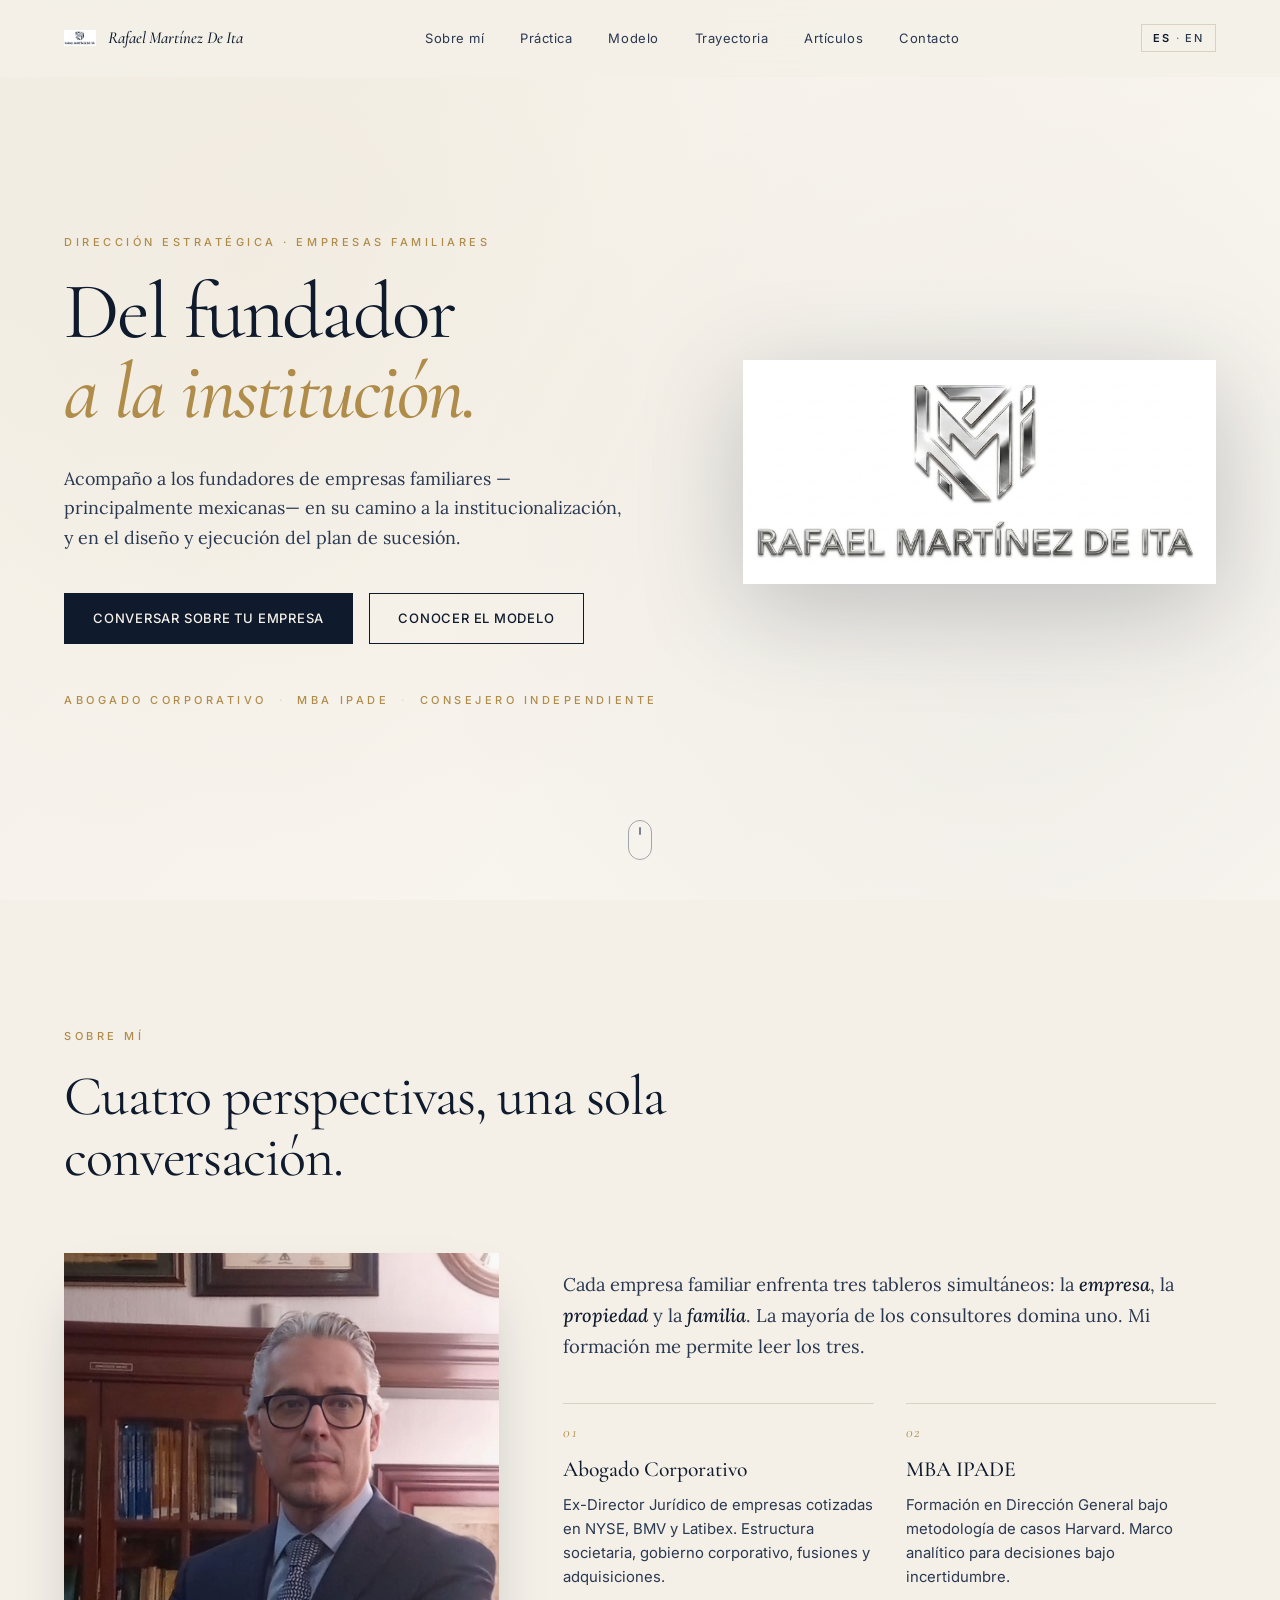
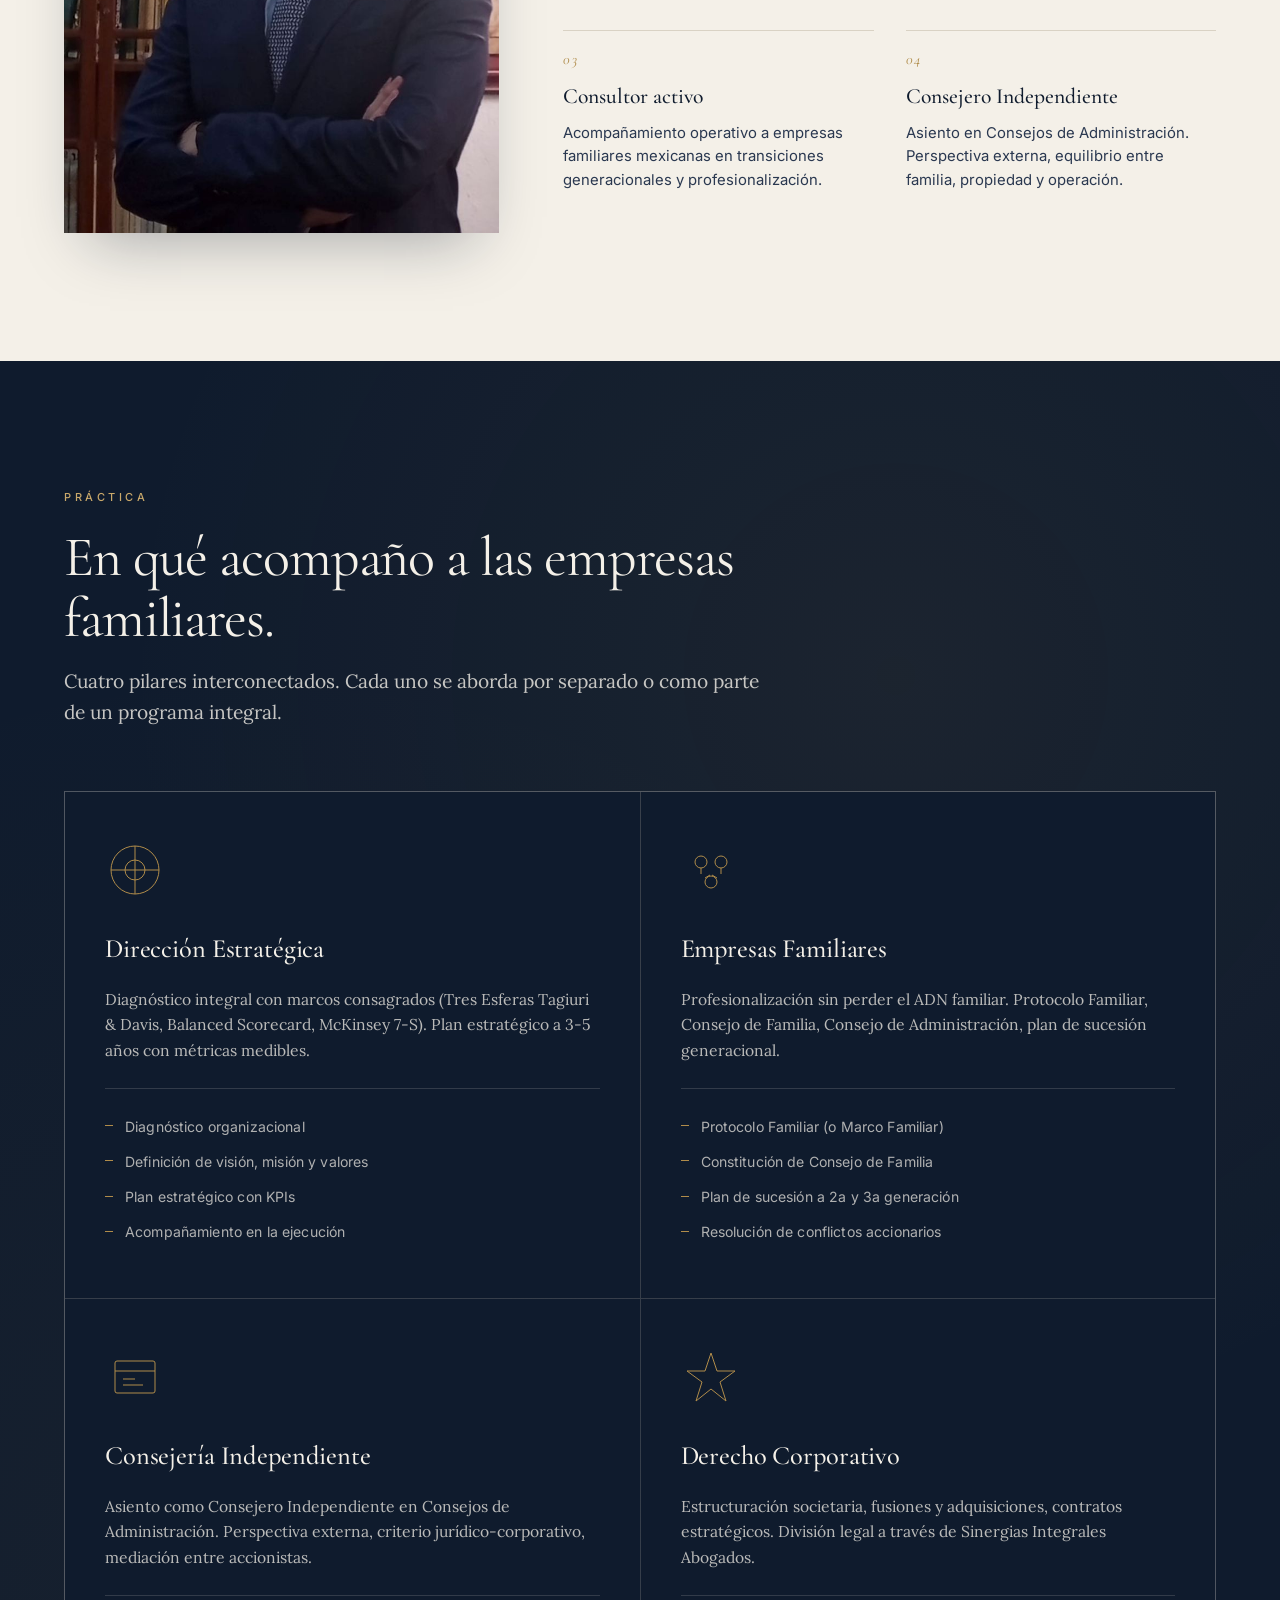
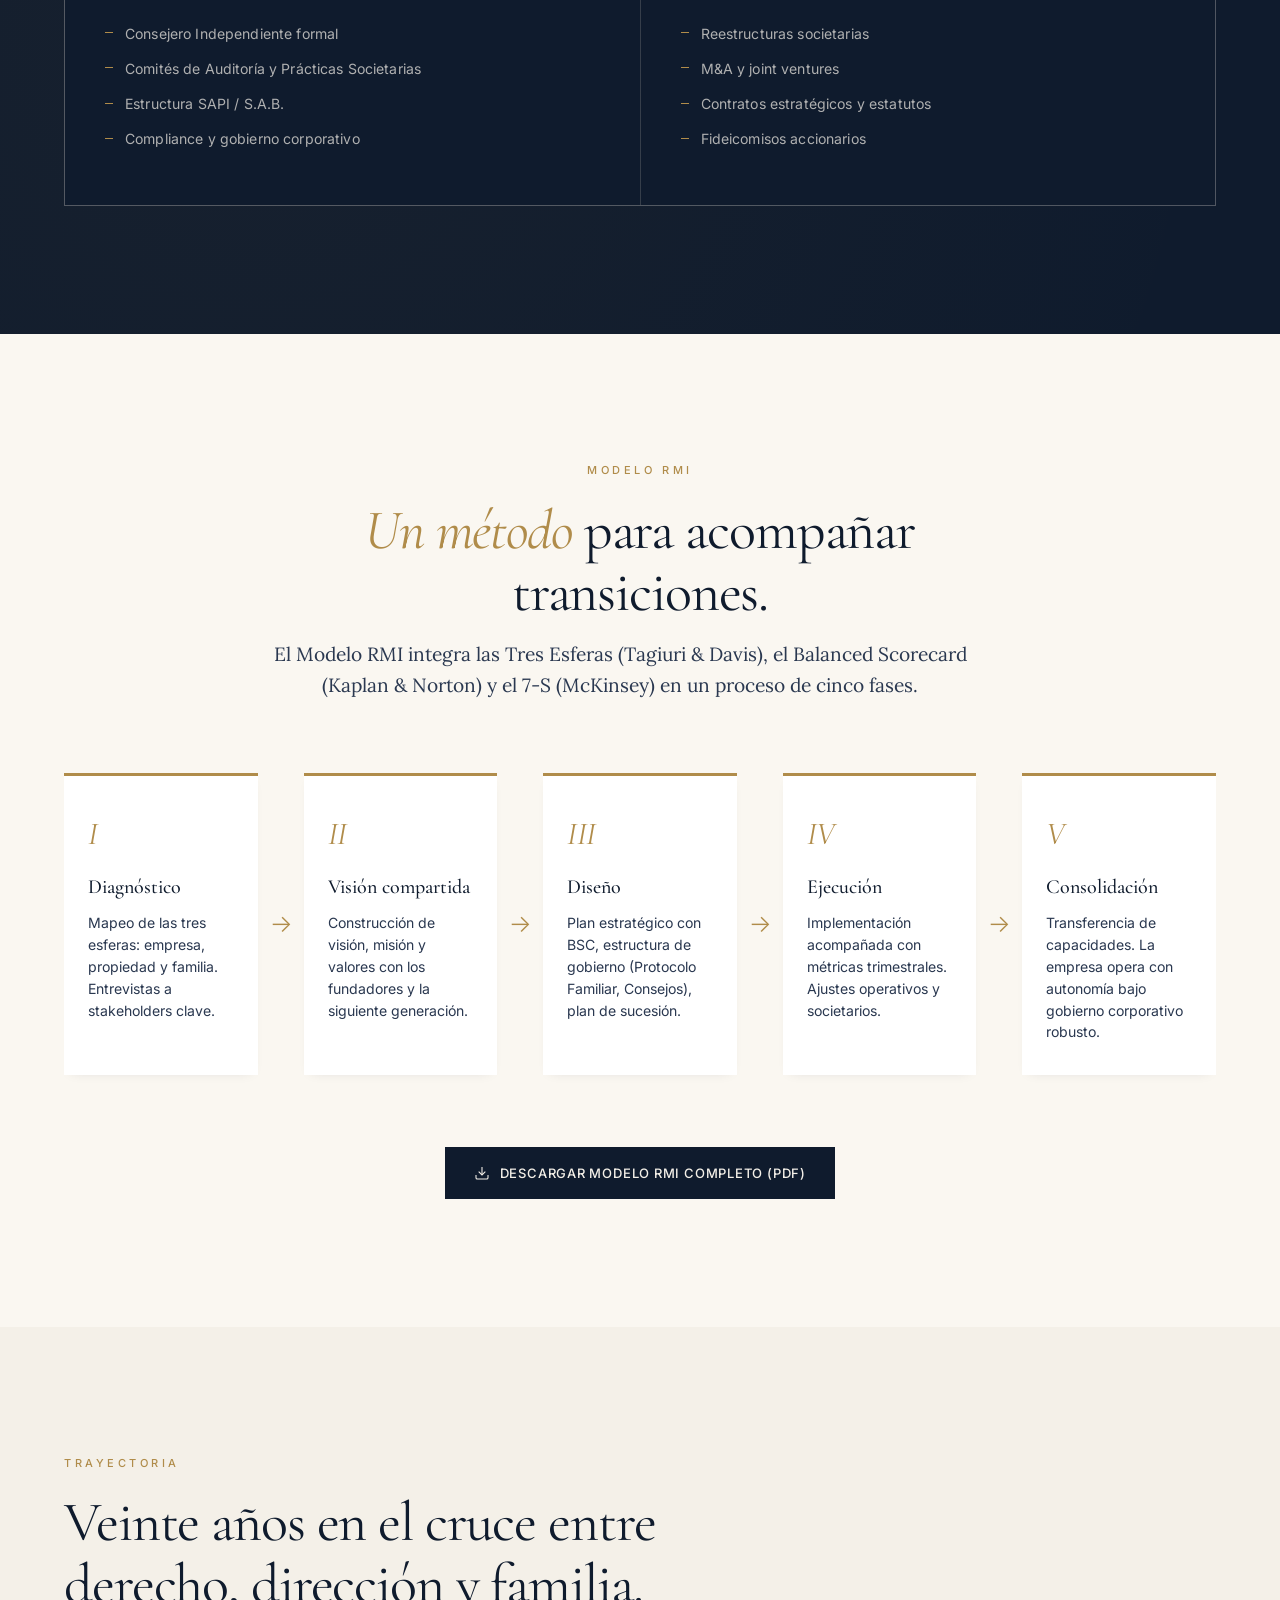
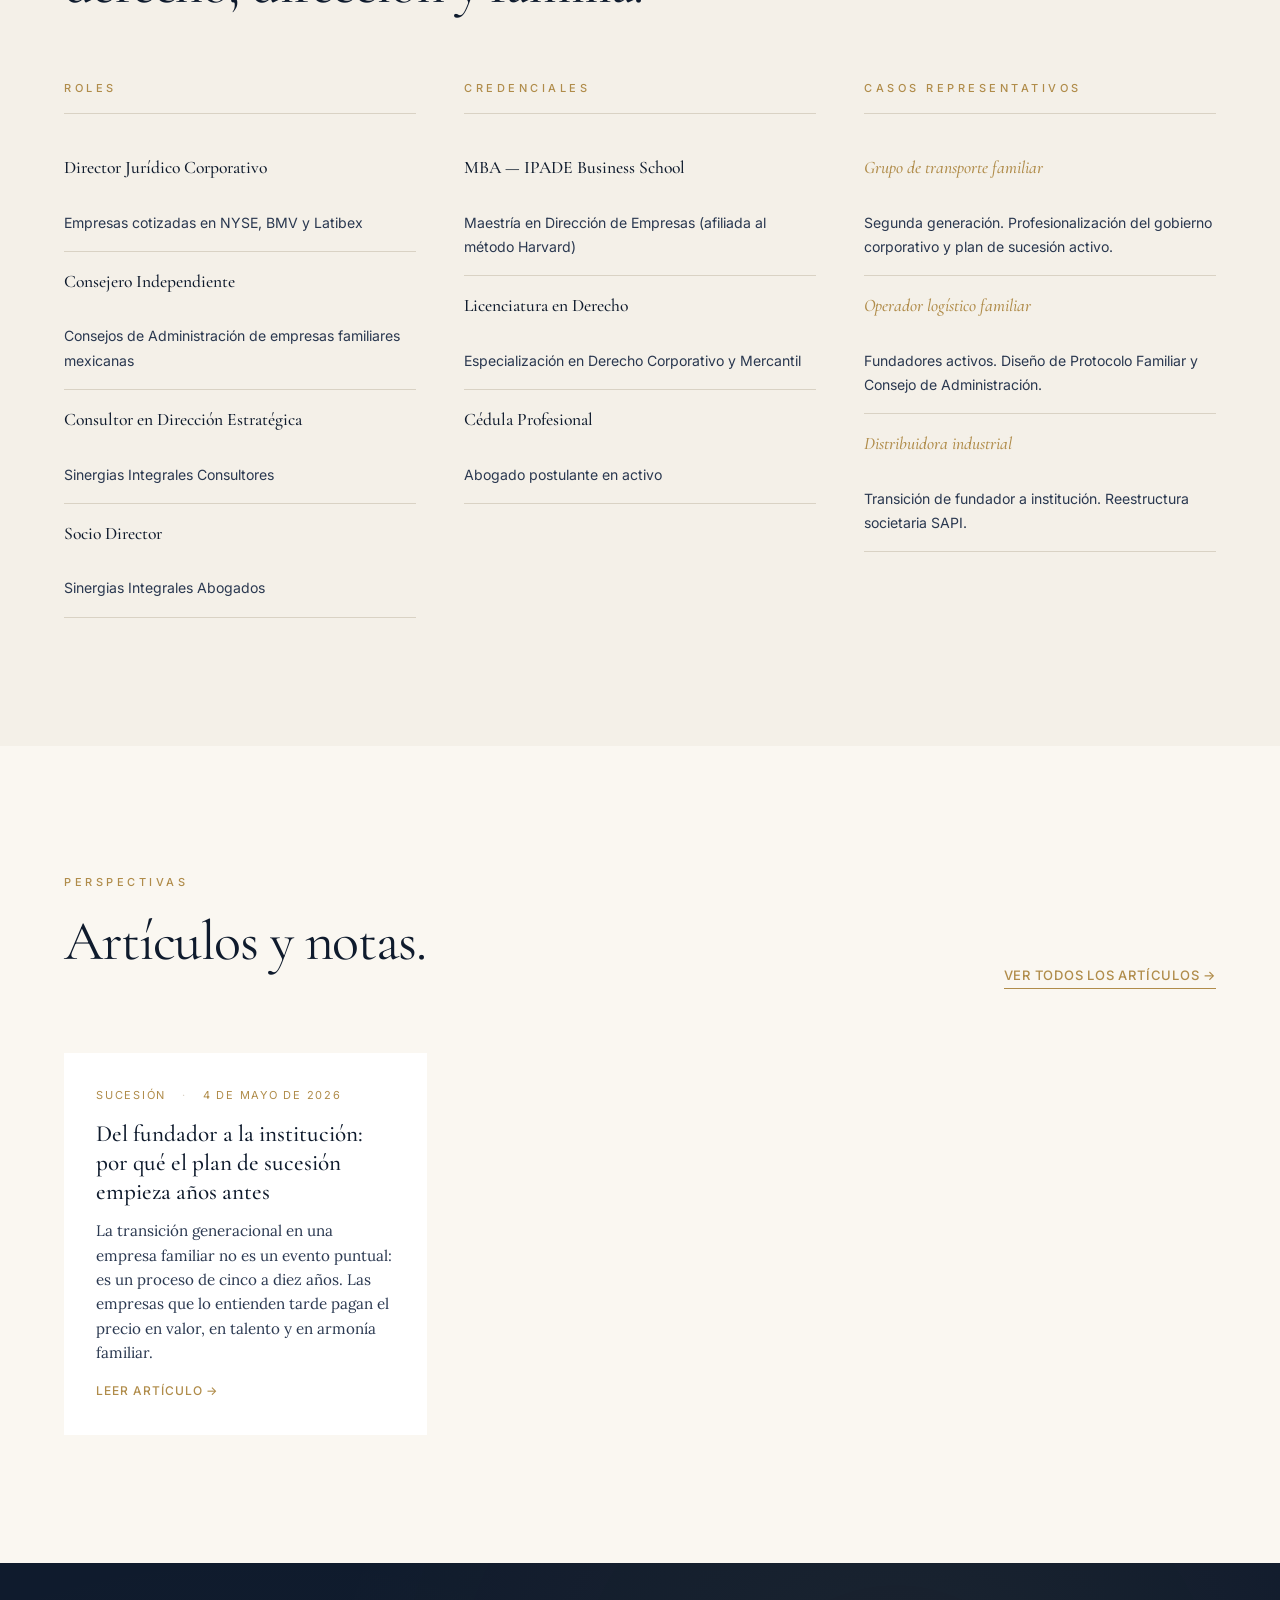
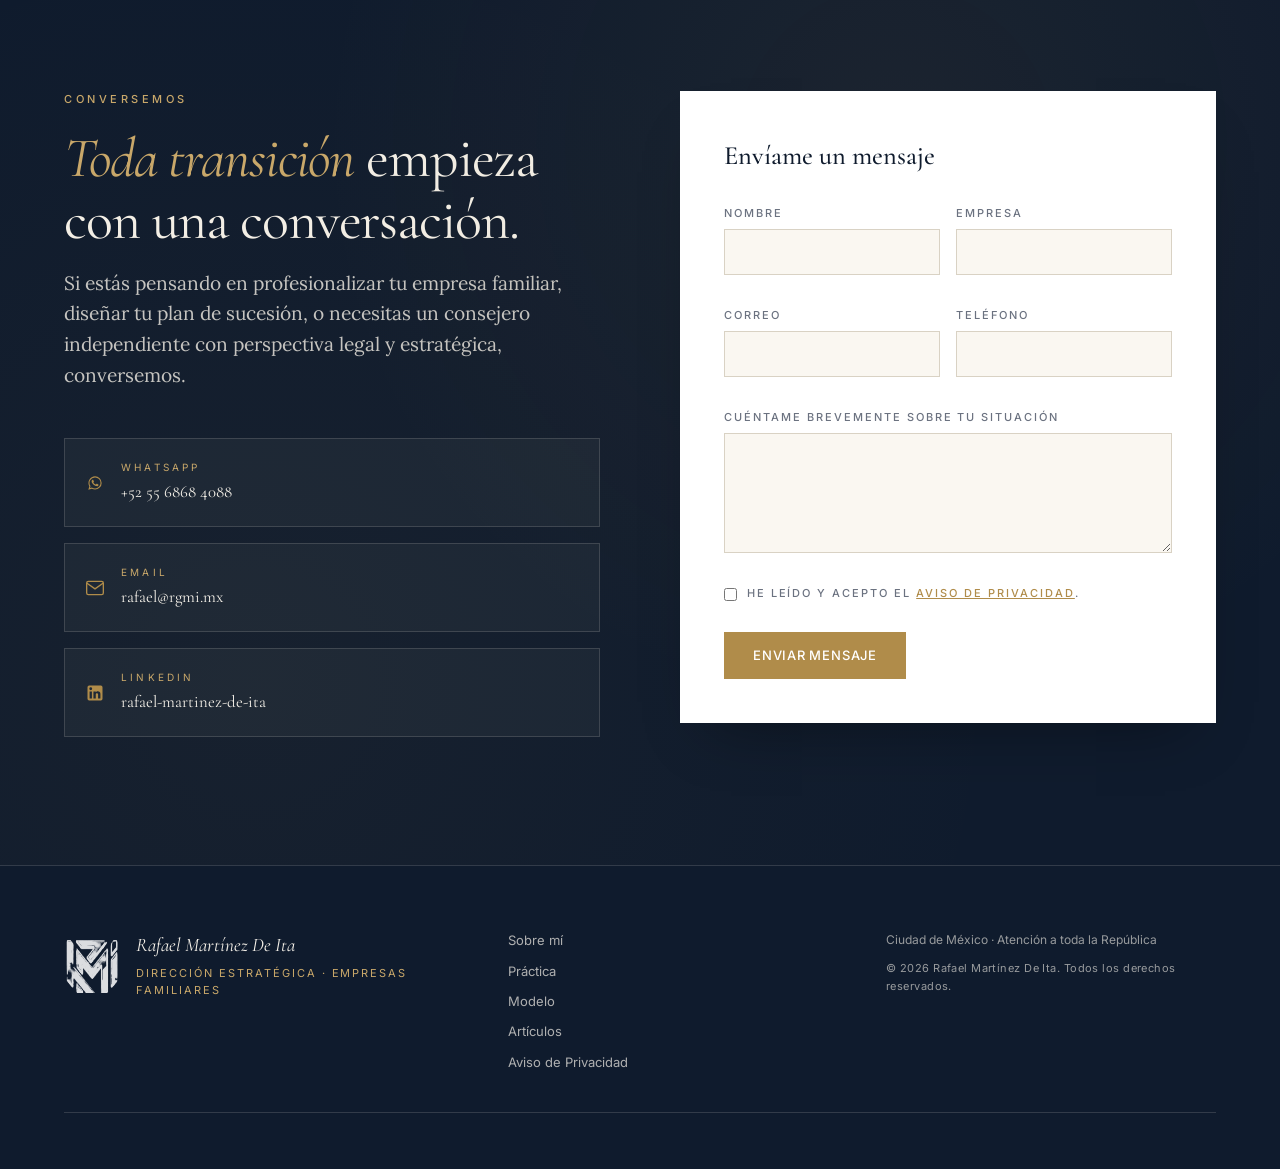
<file: index.html>
<!DOCTYPE html>
<html lang="es">
<head>
<meta charset="UTF-8" />
<meta name="viewport" content="width=device-width, initial-scale=1.0" />
<meta name="theme-color" content="#0F1B2D" />
<title>Rafael Martínez De Ita — Dirección Estratégica · Empresas Familiares</title>
<meta name="description" data-i18n="meta.description" content="Acompaño a fundadores de empresas familiares mexicanas en su camino a la institucionalización y en el diseño y ejecución del plan de sucesión." />
<meta name="author" content="Rafael Martínez De Ita" />

<!-- Open Graph -->
<meta property="og:title" content="Rafael Martínez De Ita" />
<meta property="og:description" content="Dirección Estratégica · Empresas Familiares · Consejería Independiente · Derecho Corporativo" />
<meta property="og:image" content="https://rgmi.mx/assets/og-image.jpg" />
<meta property="og:url" content="https://rgmi.mx" />
<meta property="og:type" content="website" />
<meta property="og:locale" content="es_MX" />

<link rel="icon" type="image/png" href="assets/escudo-marino.png" />
<link rel="apple-touch-icon" href="assets/escudo-marino.png" />

<!-- Fonts -->
<link rel="preconnect" href="https://fonts.googleapis.com">
<link rel="preconnect" href="https://fonts.gstatic.com" crossorigin>
<link href="https://fonts.googleapis.com/css2?family=Cormorant+Garamond:ital,wght@0,400;0,500;0,600;1,400;1,500&family=Inter:wght@300;400;500;600&family=Lora:ital,wght@0,400;0,500;1,400&display=swap" rel="stylesheet">

<link rel="stylesheet" href="css/style.css" />
</head>
<body>

<!-- ═════════════════════ NAV ═════════════════════ -->
<nav class="nav" id="nav">
  <div class="nav-inner container">
    <a href="#hero" class="nav-brand">
      <img src="assets/escudo-marino.png" alt="RMI" class="nav-logo" />
      <span class="nav-name">Rafael Martínez De Ita</span>
    </a>
    <ul class="nav-links" id="navLinks">
      <li><a href="#sobre" data-i18n="nav.about">Sobre mí</a></li>
      <li><a href="#practica" data-i18n="nav.practice">Práctica</a></li>
      <li><a href="#modelo" data-i18n="nav.method">Modelo</a></li>
      <li><a href="#trayectoria" data-i18n="nav.path">Trayectoria</a></li>
      <li><a href="#articulos" data-i18n="nav.articles">Artículos</a></li>
      <li><a href="#contacto" data-i18n="nav.contact">Contacto</a></li>
    </ul>
    <div class="nav-actions">
      <button class="lang-toggle" id="langToggle" aria-label="Cambiar idioma">
        <span class="lang-current">ES</span>
        <span class="lang-divider">·</span>
        <span class="lang-other">EN</span>
      </button>
      <button class="nav-burger" id="navBurger" aria-label="Menú">
        <span></span><span></span><span></span>
      </button>
    </div>
  </div>
</nav>

<!-- ═════════════════════ HERO ═════════════════════ -->
<section class="hero" id="hero">
  <div class="hero-bg-grain"></div>
  <div class="container hero-grid">
    <div class="hero-text">
      <div class="eyebrow" data-i18n="hero.eyebrow">DIRECCIÓN ESTRATÉGICA · EMPRESAS FAMILIARES</div>
      <h1 class="hero-title">
        <span data-i18n="hero.title.1">Del fundador</span><br/>
        <em data-i18n="hero.title.2">a la institución.</em>
      </h1>
      <p class="hero-lead" data-i18n="hero.lead">
        Acompaño a los fundadores de empresas familiares —principalmente mexicanas— en su camino a la institucionalización, y en el diseño y ejecución del plan de sucesión.
      </p>
      <div class="hero-cta">
        <a href="#contacto" class="btn btn-primary" data-i18n="hero.cta.primary">Conversar sobre tu empresa</a>
        <a href="#modelo" class="btn btn-secondary" data-i18n="hero.cta.secondary">Conocer el modelo</a>
      </div>
      <div class="hero-credentials">
        <span data-i18n="hero.cred.1">Abogado Corporativo</span>
        <span class="dot">·</span>
        <span data-i18n="hero.cred.2">MBA IPADE</span>
        <span class="dot">·</span>
        <span data-i18n="hero.cred.3">Consejero Independiente</span>
      </div>
    </div>
    <div class="hero-visual">
      <div class="hero-logo-full">
        <img src="assets/logo-completo-marino.png" alt="Rafael Martínez De Ita" />
      </div>
    </div>
  </div>
  <a href="#sobre" class="hero-scroll" aria-label="Scroll">
    <span></span>
  </a>
</section>

<!-- ═════════════════════ SOBRE MÍ ═════════════════════ -->
<section class="section section-bone" id="sobre">
  <div class="container">
    <div class="section-head">
      <div class="eyebrow" data-i18n="about.eyebrow">SOBRE MÍ</div>
      <h2 class="section-title" data-i18n="about.title">Cuatro perspectivas, una sola conversación.</h2>
    </div>

    <div class="about-grid">
      <div class="about-photo">
        <img src="assets/rafael-foto.jpg" alt="Rafael Martínez De Ita" id="rafaelPhoto" onerror="this.style.display='none';this.parentElement.querySelector('.photo-placeholder').style.display='flex';" />
        <div class="photo-placeholder">
          <img src="assets/monograma-marino.png" alt="" />
          <span>Foto profesional</span>
        </div>
      </div>
      <div class="about-content">
        <p class="lead-text" data-i18n="about.intro">
          Cada empresa familiar enfrenta tres tableros simultáneos: la <strong>empresa</strong>, la <strong>propiedad</strong> y la <strong>familia</strong>. La mayoría de los consultores domina uno. Mi formación me permite leer los tres.
        </p>

        <div class="four-perspectives">
          <div class="persp">
            <div class="persp-num">01</div>
            <h3 data-i18n="about.p1.title">Abogado Corporativo</h3>
            <p data-i18n="about.p1.body">Ex-Director Jurídico de empresas cotizadas en NYSE, BMV y Latibex. Estructura societaria, gobierno corporativo, fusiones y adquisiciones.</p>
          </div>
          <div class="persp">
            <div class="persp-num">02</div>
            <h3 data-i18n="about.p2.title">MBA IPADE</h3>
            <p data-i18n="about.p2.body">Formación en Dirección General bajo metodología de casos Harvard. Marco analítico para decisiones bajo incertidumbre.</p>
          </div>
          <div class="persp">
            <div class="persp-num">03</div>
            <h3 data-i18n="about.p3.title">Consultor activo</h3>
            <p data-i18n="about.p3.body">Acompañamiento operativo a empresas familiares mexicanas en transiciones generacionales y profesionalización.</p>
          </div>
          <div class="persp">
            <div class="persp-num">04</div>
            <h3 data-i18n="about.p4.title">Consejero Independiente</h3>
            <p data-i18n="about.p4.body">Asiento en Consejos de Administración. Perspectiva externa, equilibrio entre familia, propiedad y operación.</p>
          </div>
        </div>
      </div>
    </div>
  </div>
</section>

<!-- ═════════════════════ PRÁCTICA ═════════════════════ -->
<section class="section section-ink" id="practica">
  <div class="container">
    <div class="section-head">
      <div class="eyebrow eyebrow-light" data-i18n="practice.eyebrow">PRÁCTICA</div>
      <h2 class="section-title section-title-light" data-i18n="practice.title">En qué acompaño a las empresas familiares.</h2>
      <p class="section-lead section-lead-light" data-i18n="practice.lead">Cuatro pilares interconectados. Cada uno se aborda por separado o como parte de un programa integral.</p>
    </div>

    <div class="pillars">
      <article class="pillar">
        <div class="pillar-icon">
          <svg viewBox="0 0 60 60" fill="none" stroke="currentColor" stroke-width="1"><circle cx="30" cy="30" r="24"/><path d="M30 6v48M6 30h48"/><circle cx="30" cy="30" r="10"/></svg>
        </div>
        <h3 data-i18n="pillar.1.title">Dirección Estratégica</h3>
        <p data-i18n="pillar.1.body">Diagnóstico integral con marcos consagrados (Tres Esferas Tagiuri & Davis, Balanced Scorecard, McKinsey 7-S). Plan estratégico a 3-5 años con métricas medibles.</p>
        <ul data-i18n-list="pillar.1.list">
          <li>Diagnóstico organizacional</li>
          <li>Definición de visión, misión y valores</li>
          <li>Plan estratégico con KPIs</li>
          <li>Acompañamiento en la ejecución</li>
        </ul>
      </article>

      <article class="pillar">
        <div class="pillar-icon">
          <svg viewBox="0 0 60 60" fill="none" stroke="currentColor" stroke-width="1"><circle cx="20" cy="22" r="6"/><circle cx="40" cy="22" r="6"/><circle cx="30" cy="42" r="6"/><path d="M20 28v6M40 28v6M24 38l5-3M36 38l-5-3"/></svg>
        </div>
        <h3 data-i18n="pillar.2.title">Empresas Familiares</h3>
        <p data-i18n="pillar.2.body">Profesionalización sin perder el ADN familiar. Protocolo Familiar, Consejo de Familia, Consejo de Administración, plan de sucesión generacional.</p>
        <ul data-i18n-list="pillar.2.list">
          <li>Protocolo Familiar (o Marco Familiar)</li>
          <li>Constitución de Consejo de Familia</li>
          <li>Plan de sucesión a 2a y 3a generación</li>
          <li>Resolución de conflictos accionarios</li>
        </ul>
      </article>

      <article class="pillar">
        <div class="pillar-icon">
          <svg viewBox="0 0 60 60" fill="none" stroke="currentColor" stroke-width="1"><rect x="10" y="14" width="40" height="32" rx="2"/><path d="M10 24h40M18 32h12M18 38h20"/></svg>
        </div>
        <h3 data-i18n="pillar.3.title">Consejería Independiente</h3>
        <p data-i18n="pillar.3.body">Asiento como Consejero Independiente en Consejos de Administración. Perspectiva externa, criterio jurídico-corporativo, mediación entre accionistas.</p>
        <ul data-i18n-list="pillar.3.list">
          <li>Consejero Independiente formal</li>
          <li>Comités de Auditoría y Prácticas Societarias</li>
          <li>Estructura SAPI / S.A.B.</li>
          <li>Compliance y gobierno corporativo</li>
        </ul>
      </article>

      <article class="pillar">
        <div class="pillar-icon">
          <svg viewBox="0 0 60 60" fill="none" stroke="currentColor" stroke-width="1"><path d="M30 6l6 18h18l-15 11 6 19-15-12-15 12 6-19-15-11h18z"/></svg>
        </div>
        <h3 data-i18n="pillar.4.title">Derecho Corporativo</h3>
        <p data-i18n="pillar.4.body">Estructuración societaria, fusiones y adquisiciones, contratos estratégicos. División legal a través de Sinergias Integrales Abogados.</p>
        <ul data-i18n-list="pillar.4.list">
          <li>Reestructuras societarias</li>
          <li>M&amp;A y joint ventures</li>
          <li>Contratos estratégicos y estatutos</li>
          <li>Fideicomisos accionarios</li>
        </ul>
      </article>
    </div>
  </div>
</section>

<!-- ═════════════════════ MODELO RMI ═════════════════════ -->
<section class="section section-bone-soft" id="modelo">
  <div class="container">
    <div class="section-head section-head-center">
      <div class="eyebrow" data-i18n="model.eyebrow">MODELO RMI</div>
      <h2 class="section-title" data-i18n="model.title"><em>Un método</em> para acompañar transiciones.</h2>
      <p class="section-lead" data-i18n="model.lead">El Modelo RMI integra las Tres Esferas (Tagiuri &amp; Davis), el Balanced Scorecard (Kaplan &amp; Norton) y el 7-S (McKinsey) en un proceso de cinco fases.</p>
    </div>

    <div class="model-phases">
      <div class="phase">
        <div class="phase-num">I</div>
        <h4 data-i18n="model.p1.title">Diagnóstico</h4>
        <p data-i18n="model.p1.body">Mapeo de las tres esferas: empresa, propiedad y familia. Entrevistas a stakeholders clave.</p>
      </div>
      <div class="phase-arrow">→</div>
      <div class="phase">
        <div class="phase-num">II</div>
        <h4 data-i18n="model.p2.title">Visión compartida</h4>
        <p data-i18n="model.p2.body">Construcción de visión, misión y valores con los fundadores y la siguiente generación.</p>
      </div>
      <div class="phase-arrow">→</div>
      <div class="phase">
        <div class="phase-num">III</div>
        <h4 data-i18n="model.p3.title">Diseño</h4>
        <p data-i18n="model.p3.body">Plan estratégico con BSC, estructura de gobierno (Protocolo Familiar, Consejos), plan de sucesión.</p>
      </div>
      <div class="phase-arrow">→</div>
      <div class="phase">
        <div class="phase-num">IV</div>
        <h4 data-i18n="model.p4.title">Ejecución</h4>
        <p data-i18n="model.p4.body">Implementación acompañada con métricas trimestrales. Ajustes operativos y societarios.</p>
      </div>
      <div class="phase-arrow">→</div>
      <div class="phase">
        <div class="phase-num">V</div>
        <h4 data-i18n="model.p5.title">Consolidación</h4>
        <p data-i18n="model.p5.body">Transferencia de capacidades. La empresa opera con autonomía bajo gobierno corporativo robusto.</p>
      </div>
    </div>

    <div class="model-cta">
      <a href="assets/modelo-rmi.pdf" class="btn btn-primary" download>
        <svg width="16" height="16" viewBox="0 0 24 24" fill="none" stroke="currentColor" stroke-width="1.6"><path d="M21 15v4a2 2 0 0 1-2 2H5a2 2 0 0 1-2-2v-4"/><polyline points="7 10 12 15 17 10"/><line x1="12" y1="15" x2="12" y2="3"/></svg>
        <span data-i18n="model.download">Descargar Modelo RMI completo (PDF)</span>
      </a>
    </div>
  </div>
</section>

<!-- ═════════════════════ TRAYECTORIA ═════════════════════ -->
<section class="section section-bone" id="trayectoria">
  <div class="container">
    <div class="section-head">
      <div class="eyebrow" data-i18n="path.eyebrow">TRAYECTORIA</div>
      <h2 class="section-title" data-i18n="path.title">Veinte años en el cruce entre derecho, dirección y familia.</h2>
    </div>

    <div class="path-grid">
      <div class="path-col">
        <h3 class="path-h" data-i18n="path.role.title">Roles</h3>
        <ul class="path-list">
          <li><strong data-i18n="path.role.1.t">Director Jurídico Corporativo</strong><br/><span data-i18n="path.role.1.s">Empresas cotizadas en NYSE, BMV y Latibex</span></li>
          <li><strong data-i18n="path.role.2.t">Consejero Independiente</strong><br/><span data-i18n="path.role.2.s">Consejos de Administración de empresas familiares mexicanas</span></li>
          <li><strong data-i18n="path.role.3.t">Consultor en Dirección Estratégica</strong><br/><span data-i18n="path.role.3.s">Sinergias Integrales Consultores</span></li>
          <li><strong data-i18n="path.role.4.t">Socio Director</strong><br/><span data-i18n="path.role.4.s">Sinergias Integrales Abogados</span></li>
        </ul>
      </div>
      <div class="path-col">
        <h3 class="path-h" data-i18n="path.cred.title">Credenciales</h3>
        <ul class="path-list">
          <li><strong>MBA — IPADE Business School</strong><br/><span data-i18n="path.cred.1">Maestría en Dirección de Empresas (afiliada al método Harvard)</span></li>
          <li><strong data-i18n="path.cred.2.t">Licenciatura en Derecho</strong><br/><span data-i18n="path.cred.2.s">Especialización en Derecho Corporativo y Mercantil</span></li>
          <li><strong data-i18n="path.cred.3.t">Cédula Profesional</strong><br/><span data-i18n="path.cred.3.s">Abogado postulante en activo</span></li>
        </ul>
      </div>
      <div class="path-col">
        <h3 class="path-h" data-i18n="path.cases.title">Casos representativos</h3>
        <ul class="path-list path-cases">
          <li>
            <strong data-i18n="path.case.1.t">Grupo de transporte familiar</strong><br/>
            <span data-i18n="path.case.1.s">Segunda generación. Profesionalización del gobierno corporativo y plan de sucesión activo.</span>
          </li>
          <li>
            <strong data-i18n="path.case.2.t">Operador logístico familiar</strong><br/>
            <span data-i18n="path.case.2.s">Fundadores activos. Diseño de Protocolo Familiar y Consejo de Administración.</span>
          </li>
          <li>
            <strong data-i18n="path.case.3.t">Distribuidora industrial</strong><br/>
            <span data-i18n="path.case.3.s">Transición de fundador a institución. Reestructura societaria SAPI.</span>
          </li>
        </ul>
      </div>
    </div>
  </div>
</section>

<!-- ═════════════════════ ARTÍCULOS ═════════════════════ -->
<section class="section section-bone-soft" id="articulos">
  <div class="container">
    <div class="section-head section-head-row">
      <div>
        <div class="eyebrow" data-i18n="articles.eyebrow">PERSPECTIVAS</div>
        <h2 class="section-title" data-i18n="articles.title">Artículos y notas.</h2>
      </div>
      <a href="articulos.html" class="link-arrow" data-i18n="articles.all">Ver todos los artículos →</a>
    </div>

    <div class="articles-preview" id="articlesPreview">
      <!-- Llenado por JS desde manifest.json -->
      <div class="articles-loading" data-i18n="articles.loading">Cargando artículos…</div>
    </div>
  </div>
</section>

<!-- ═════════════════════ CONTACTO ═════════════════════ -->
<section class="section section-ink" id="contacto">
  <div class="container">
    <div class="contact-grid">
      <div class="contact-text">
        <div class="eyebrow eyebrow-light" data-i18n="contact.eyebrow">CONVERSEMOS</div>
        <h2 class="section-title section-title-light" data-i18n="contact.title"><em>Toda transición</em> empieza con una conversación.</h2>
        <p class="section-lead section-lead-light" data-i18n="contact.lead">
          Si estás pensando en profesionalizar tu empresa familiar, diseñar tu plan de sucesión, o necesitas un consejero independiente con perspectiva legal y estratégica, conversemos.
        </p>

        <div class="contact-channels">
          <a href="https://wa.me/525568684088" class="contact-channel" target="_blank" rel="noopener">
            <svg width="20" height="20" viewBox="0 0 24 24" fill="currentColor"><path d="M17.6 6.32A7.85 7.85 0 0 0 12.05 4a7.94 7.94 0 0 0-6.88 11.89L4 20l4.22-1.11a7.93 7.93 0 0 0 3.83.97h.01a7.94 7.94 0 0 0 7.94-7.93 7.88 7.88 0 0 0-2.4-5.61zm-5.55 12.21h-.01a6.6 6.6 0 0 1-3.36-.92l-.24-.14-2.5.66.67-2.44-.16-.25a6.59 6.59 0 0 1 5.6-10.09 6.55 6.55 0 0 1 4.66 1.93 6.55 6.55 0 0 1 1.93 4.66 6.6 6.6 0 0 1-6.59 6.59zm3.62-4.94c-.2-.1-1.18-.58-1.36-.65-.18-.07-.32-.1-.45.1-.13.2-.51.65-.63.78-.12.13-.23.15-.43.05-.2-.1-.85-.31-1.61-1-.6-.53-1-1.18-1.12-1.38-.12-.2-.01-.31.09-.41.09-.09.2-.23.3-.35.1-.12.13-.2.2-.33.07-.13.03-.25-.02-.35-.05-.1-.45-1.08-.61-1.48-.16-.39-.33-.34-.45-.34-.12 0-.25-.02-.39-.02-.13 0-.35.05-.54.25-.18.2-.71.69-.71 1.69 0 1 .73 1.96.83 2.09.1.13 1.43 2.18 3.46 3.06.48.2.86.33 1.16.43.49.16.93.13 1.28.08.39-.06 1.18-.48 1.35-.95.17-.47.17-.87.12-.95-.05-.08-.18-.13-.38-.23z"/></svg>
            <div>
              <div class="contact-channel-label">WhatsApp</div>
              <div class="contact-channel-value">+52 55 6868 4088</div>
            </div>
          </a>
          <a href="mailto:rafael@rgmi.mx" class="contact-channel">
            <svg width="20" height="20" viewBox="0 0 24 24" fill="none" stroke="currentColor" stroke-width="1.6"><path d="M4 4h16c1.1 0 2 .9 2 2v12c0 1.1-.9 2-2 2H4c-1.1 0-2-.9-2-2V6c0-1.1.9-2 2-2z"/><polyline points="22,6 12,13 2,6"/></svg>
            <div>
              <div class="contact-channel-label">Email</div>
              <div class="contact-channel-value">rafael@rgmi.mx</div>
            </div>
          </a>
          <a href="https://www.linkedin.com/in/rafael-martinez-de-ita-7b665212" class="contact-channel" target="_blank" rel="noopener">
            <svg width="20" height="20" viewBox="0 0 24 24" fill="currentColor"><path d="M19 3a2 2 0 0 1 2 2v14a2 2 0 0 1-2 2H5a2 2 0 0 1-2-2V5a2 2 0 0 1 2-2h14m-.5 15.5v-5.3a3.26 3.26 0 0 0-3.26-3.26c-.85 0-1.84.52-2.32 1.3v-1.11h-2.79v8.37h2.79v-4.93c0-.77.62-1.4 1.39-1.4a1.4 1.4 0 0 1 1.4 1.4v4.93h2.79M6.88 8.56a1.68 1.68 0 0 0 1.68-1.68c0-.93-.75-1.69-1.68-1.69a1.69 1.69 0 0 0-1.69 1.69c0 .93.76 1.68 1.69 1.68m1.39 9.94v-8.37H5.5v8.37h2.77z"/></svg>
            <div>
              <div class="contact-channel-label">LinkedIn</div>
              <div class="contact-channel-value">rafael-martinez-de-ita</div>
            </div>
          </a>
        </div>
      </div>

      <div class="contact-form-wrap">
        <form class="contact-form" id="contactForm" action="https://api.web3forms.com/submit" method="POST">
          <!-- Web3Forms: reemplazar YOUR_ACCESS_KEY al desplegar -->
          <input type="hidden" name="access_key" value="c13d4eb5-6975-4657-be66-1317538dd97d" />
          <input type="hidden" name="from_name" value="rgmi.mx" />
          <input type="hidden" name="subject" value="Nuevo mensaje desde rgmi.mx" />
          <input type="checkbox" name="botcheck" style="display:none" />

          <h3 class="form-title" data-i18n="contact.form.title">Envíame un mensaje</h3>

          <div class="form-row">
            <label>
              <span data-i18n="contact.form.name">Nombre</span>
              <input type="text" name="name" required />
            </label>
            <label>
              <span data-i18n="contact.form.company">Empresa</span>
              <input type="text" name="company" />
            </label>
          </div>
          <div class="form-row">
            <label>
              <span data-i18n="contact.form.email">Correo</span>
              <input type="email" name="email" required />
            </label>
            <label>
              <span data-i18n="contact.form.phone">Teléfono</span>
              <input type="tel" name="phone" />
            </label>
          </div>
          <label class="form-full">
            <span data-i18n="contact.form.message">Cuéntame brevemente sobre tu situación</span>
            <textarea name="message" rows="5" required></textarea>
          </label>
          <label class="form-checkbox">
            <input type="checkbox" required />
            <span data-i18n="contact.form.consent">He leído y acepto el <a href="aviso-privacidad.html" target="_blank">Aviso de Privacidad</a>.</span>
          </label>
          <button type="submit" class="btn btn-gold">
            <span data-i18n="contact.form.submit">Enviar mensaje</span>
          </button>
          <div class="form-status" id="formStatus"></div>
        </form>
      </div>
    </div>
  </div>
</section>

<!-- ═════════════════════ FOOTER ═════════════════════ -->
<footer class="footer">
  <div class="container">
    <div class="footer-grid">
      <div class="footer-brand">
        <img src="assets/monograma-marino.png" alt="RMI" class="footer-logo" />
        <div>
          <div class="footer-name">Rafael Martínez De Ita</div>
          <div class="footer-tag" data-i18n="footer.tag">Dirección Estratégica · Empresas Familiares</div>
        </div>
      </div>
      <div class="footer-links">
        <a href="#sobre" data-i18n="nav.about">Sobre mí</a>
        <a href="#practica" data-i18n="nav.practice">Práctica</a>
        <a href="#modelo" data-i18n="nav.method">Modelo</a>
        <a href="articulos.html" data-i18n="nav.articles">Artículos</a>
        <a href="aviso-privacidad.html" data-i18n="footer.privacy">Aviso de Privacidad</a>
      </div>
      <div class="footer-meta">
        <div data-i18n="footer.location">Ciudad de México · Atención a toda la República</div>
        <div class="footer-copy">© <span id="year"></span> Rafael Martínez De Ita. <span data-i18n="footer.rights">Todos los derechos reservados.</span></div>
      </div>
    </div>
  </div>
</footer>

<script src="js/i18n.js"></script>
<script src="js/main.js"></script>
<script src="js/articulos.js"></script>
</body>
</html>
</file>
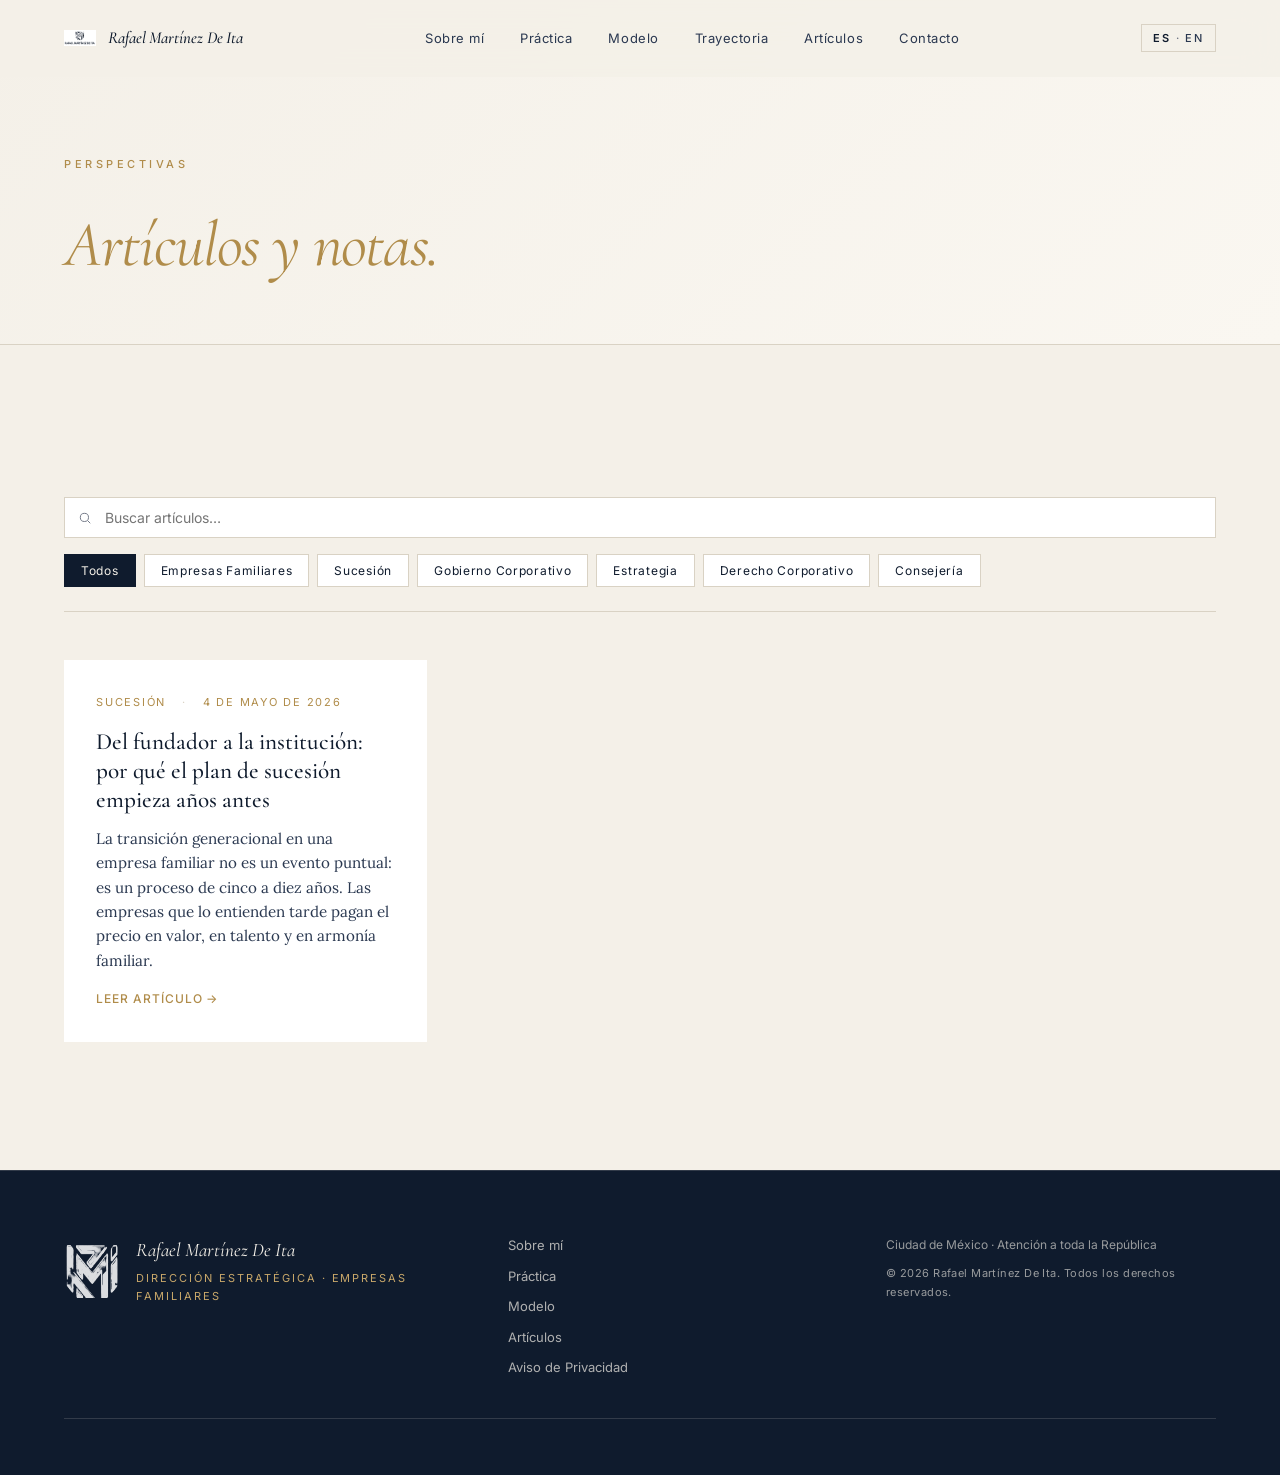
<file: articulos.html>
<!DOCTYPE html>
<html lang="es">
<head>
<meta charset="UTF-8" />
<meta name="viewport" content="width=device-width, initial-scale=1.0" />
<meta name="theme-color" content="#0F1B2D" />
<title>Artículos — Rafael Martínez De Ita</title>
<meta name="description" content="Perspectivas sobre empresas familiares, sucesión, gobierno corporativo y dirección estratégica." />
<link rel="icon" type="image/png" href="assets/escudo-marino.png" />
<link rel="preconnect" href="https://fonts.googleapis.com">
<link rel="preconnect" href="https://fonts.gstatic.com" crossorigin>
<link href="https://fonts.googleapis.com/css2?family=Cormorant+Garamond:ital,wght@0,400;0,500;0,600;1,400;1,500&family=Inter:wght@300;400;500;600&family=Lora:ital,wght@0,400;0,500;1,400&display=swap" rel="stylesheet">
<link rel="stylesheet" href="css/style.css" />
</head>
<body>

<nav class="nav" id="nav">
  <div class="nav-inner container">
    <a href="index.html" class="nav-brand">
      <img src="assets/escudo-marino.png" alt="RMI" class="nav-logo" />
      <span class="nav-name">Rafael Martínez De Ita</span>
    </a>
    <ul class="nav-links" id="navLinks">
      <li><a href="index.html#sobre" data-i18n="nav.about">Sobre mí</a></li>
      <li><a href="index.html#practica" data-i18n="nav.practice">Práctica</a></li>
      <li><a href="index.html#modelo" data-i18n="nav.method">Modelo</a></li>
      <li><a href="index.html#trayectoria" data-i18n="nav.path">Trayectoria</a></li>
      <li><a href="articulos.html" data-i18n="nav.articles">Artículos</a></li>
      <li><a href="index.html#contacto" data-i18n="nav.contact">Contacto</a></li>
    </ul>
    <div class="nav-actions">
      <button class="lang-toggle" id="langToggle">
        <span class="lang-current">ES</span>
        <span class="lang-divider">·</span>
        <span class="lang-other">EN</span>
      </button>
      <button class="nav-burger" id="navBurger" aria-label="Menú">
        <span></span><span></span><span></span>
      </button>
    </div>
  </div>
</nav>

<header class="page-hero">
  <div class="container">
    <div class="eyebrow" data-i18n="articles.eyebrow">PERSPECTIVAS</div>
    <h1><em data-i18n="articles.title">Artículos y notas.</em></h1>
  </div>
</header>

<section class="section section-bone">
  <div class="container">

    <div class="articles-toolbar">
      <div class="search-box">
        <svg width="14" height="14" viewBox="0 0 24 24" fill="none" stroke="currentColor" stroke-width="1.6"><circle cx="11" cy="11" r="7"/><path d="m21 21-4.3-4.3"/></svg>
        <input type="search" id="searchInput" data-i18n-placeholder="articles.search" placeholder="Buscar artículos…" />
      </div>
      <div class="category-filters">
        <button class="cat-chip active" data-cat="all" data-i18n="articles.filter.all">Todos</button>
        <button class="cat-chip" data-cat="Empresas Familiares">Empresas Familiares</button>
        <button class="cat-chip" data-cat="Sucesión">Sucesión</button>
        <button class="cat-chip" data-cat="Gobierno Corporativo">Gobierno Corporativo</button>
        <button class="cat-chip" data-cat="Estrategia">Estrategia</button>
        <button class="cat-chip" data-cat="Derecho Corporativo">Derecho Corporativo</button>
        <button class="cat-chip" data-cat="Consejería">Consejería</button>
      </div>
    </div>

    <div class="articles-list" id="articlesList">
      <div class="articles-loading" data-i18n="articles.loading">Cargando artículos…</div>
    </div>
  </div>
</section>

<footer class="footer">
  <div class="container">
    <div class="footer-grid">
      <div class="footer-brand">
        <img src="assets/monograma-marino.png" alt="RMI" class="footer-logo" />
        <div>
          <div class="footer-name">Rafael Martínez De Ita</div>
          <div class="footer-tag" data-i18n="footer.tag">Dirección Estratégica · Empresas Familiares</div>
        </div>
      </div>
      <div class="footer-links">
        <a href="index.html#sobre" data-i18n="nav.about">Sobre mí</a>
        <a href="index.html#practica" data-i18n="nav.practice">Práctica</a>
        <a href="index.html#modelo" data-i18n="nav.method">Modelo</a>
        <a href="articulos.html" data-i18n="nav.articles">Artículos</a>
        <a href="aviso-privacidad.html" data-i18n="footer.privacy">Aviso de Privacidad</a>
      </div>
      <div class="footer-meta">
        <div data-i18n="footer.location">Ciudad de México · Atención a toda la República</div>
        <div class="footer-copy">© <span id="year"></span> Rafael Martínez De Ita. <span data-i18n="footer.rights">Todos los derechos reservados.</span></div>
      </div>
    </div>
  </div>
</footer>

<script src="js/i18n.js"></script>
<script src="js/main.js"></script>
<script src="js/articulos.js"></script>
</body>
</html>
</file>
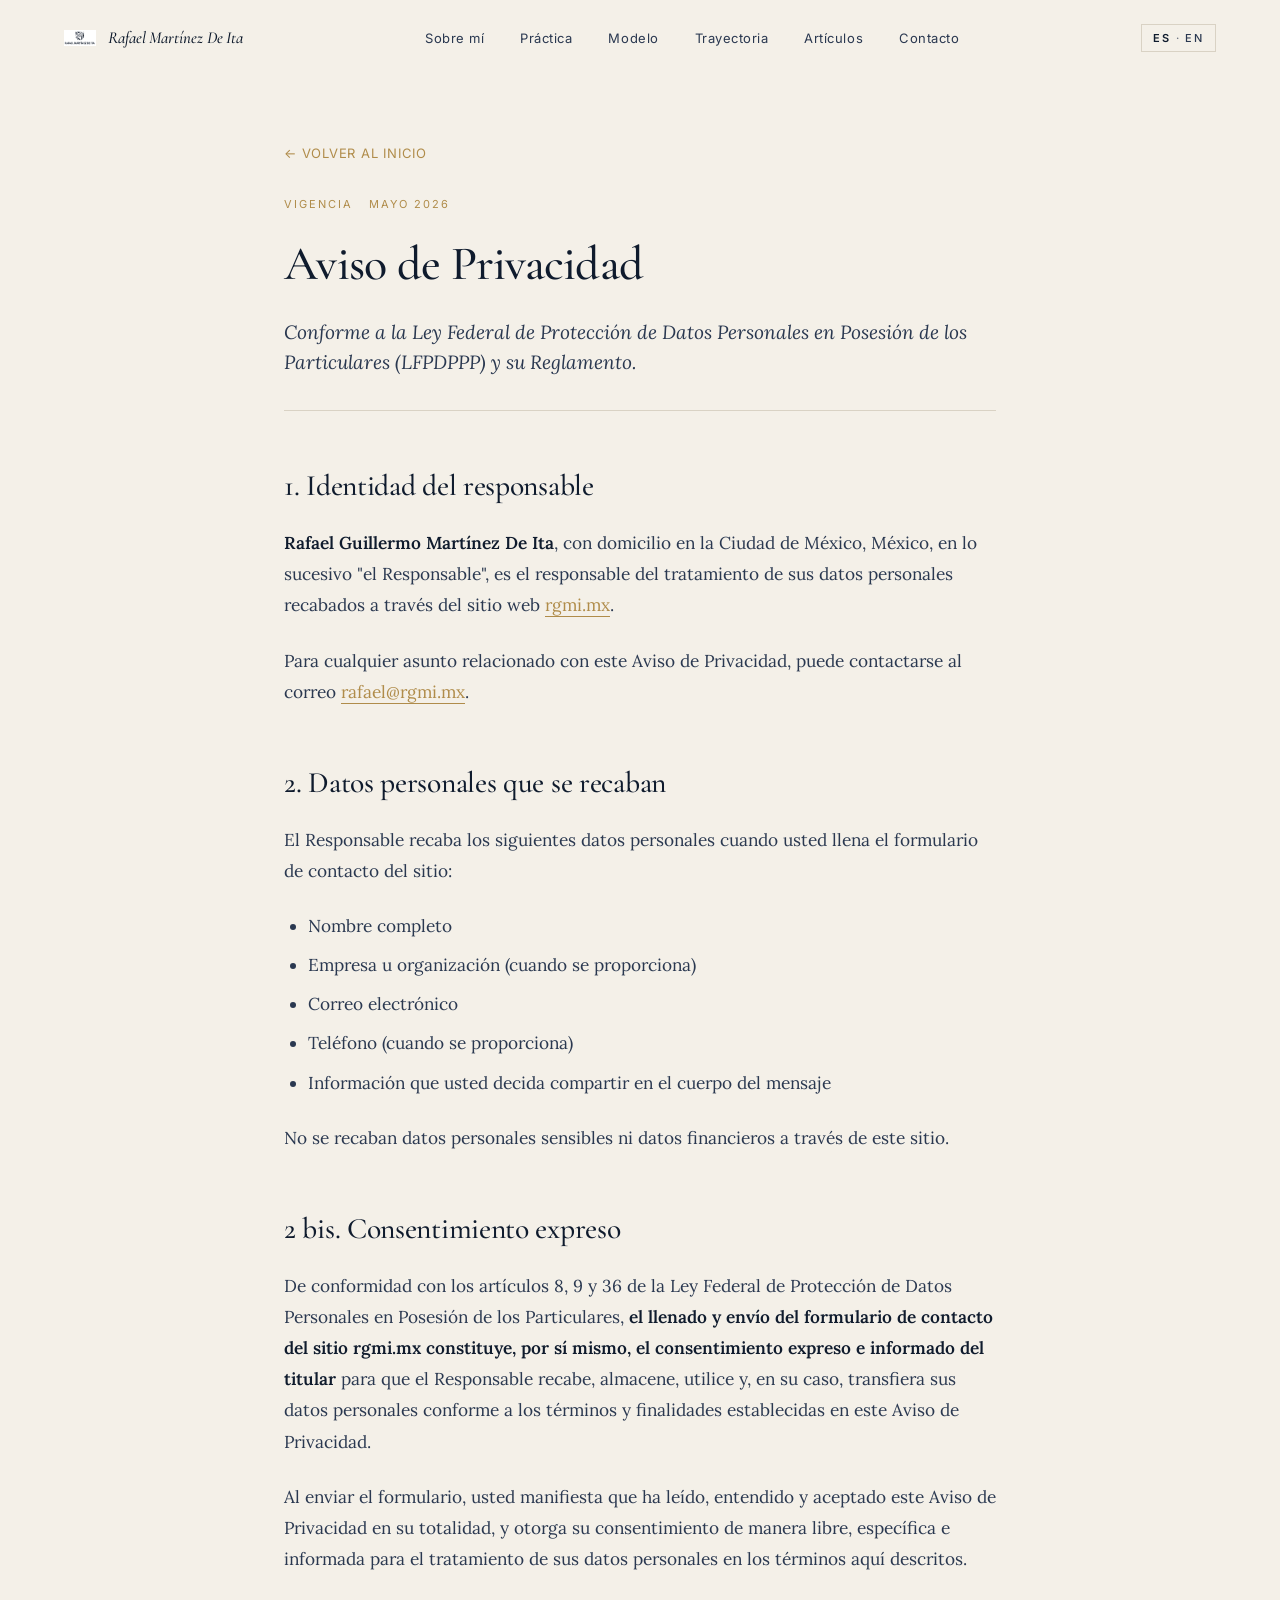
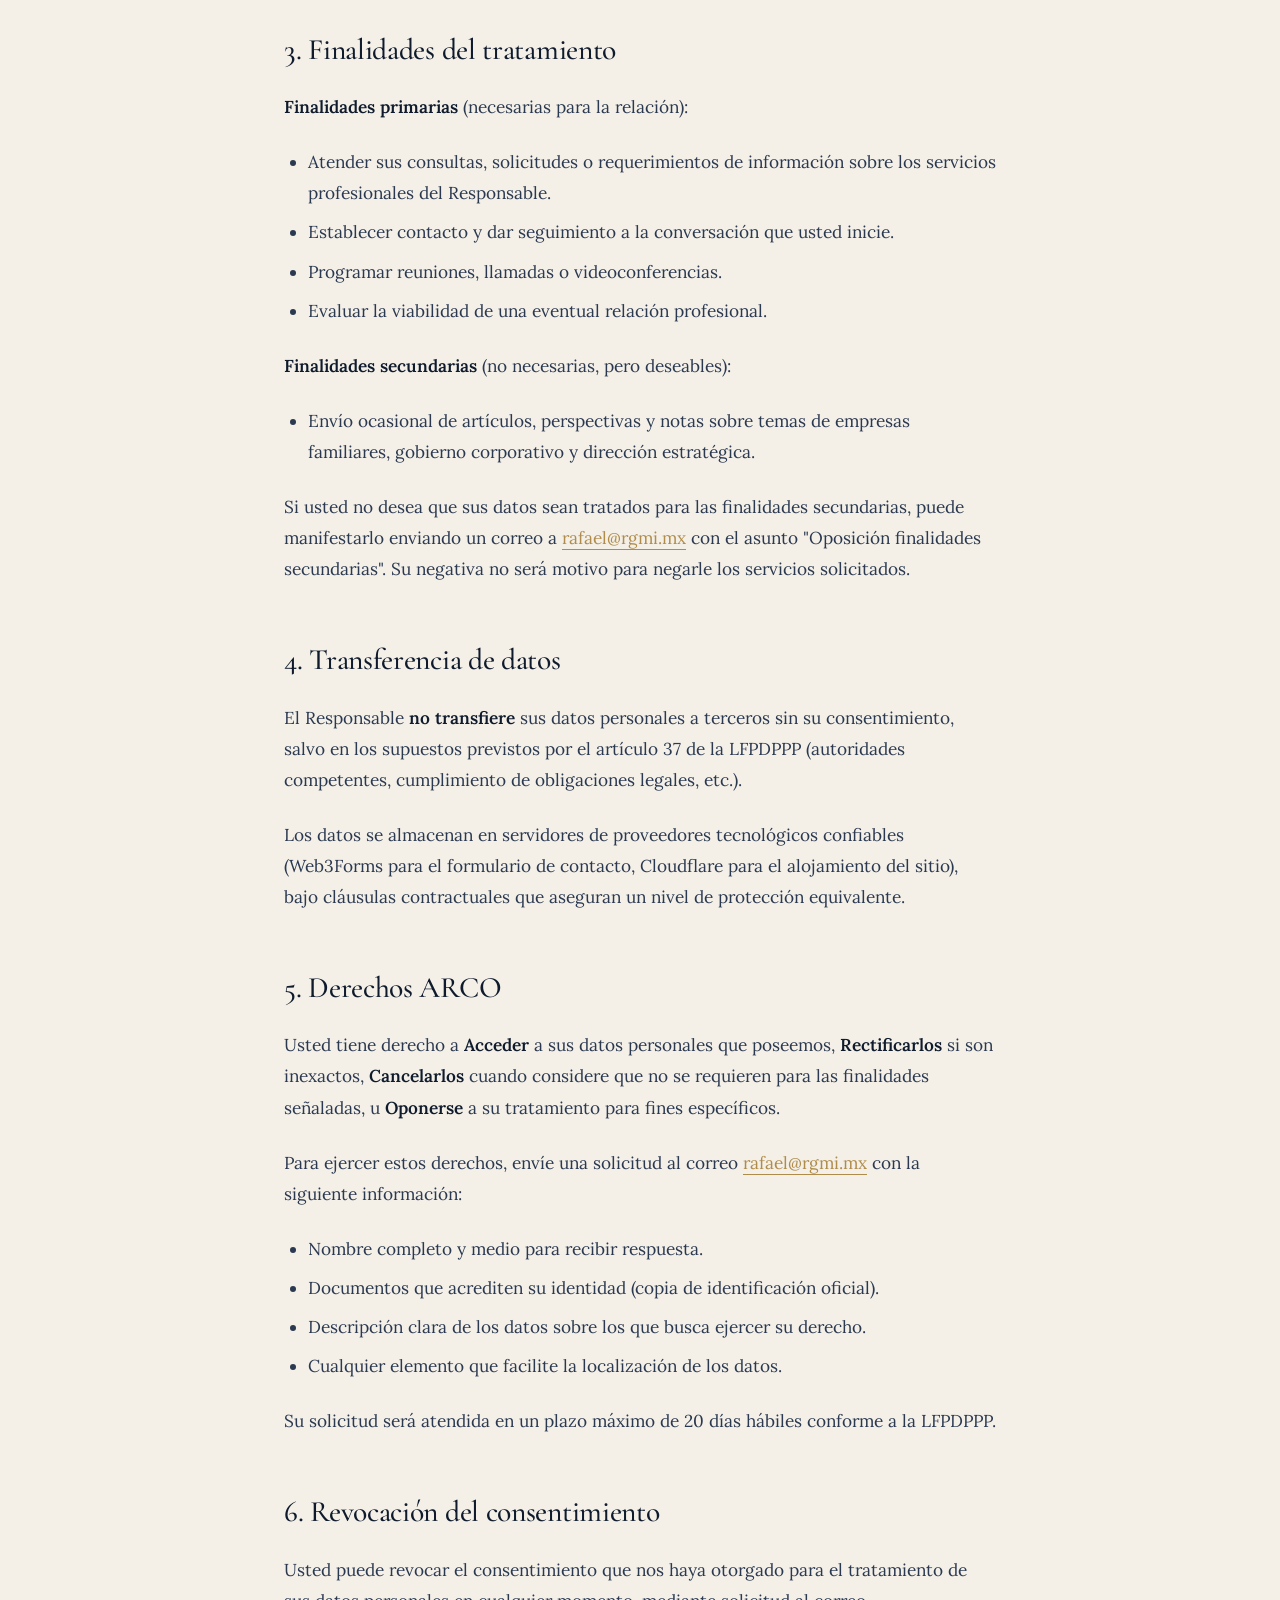
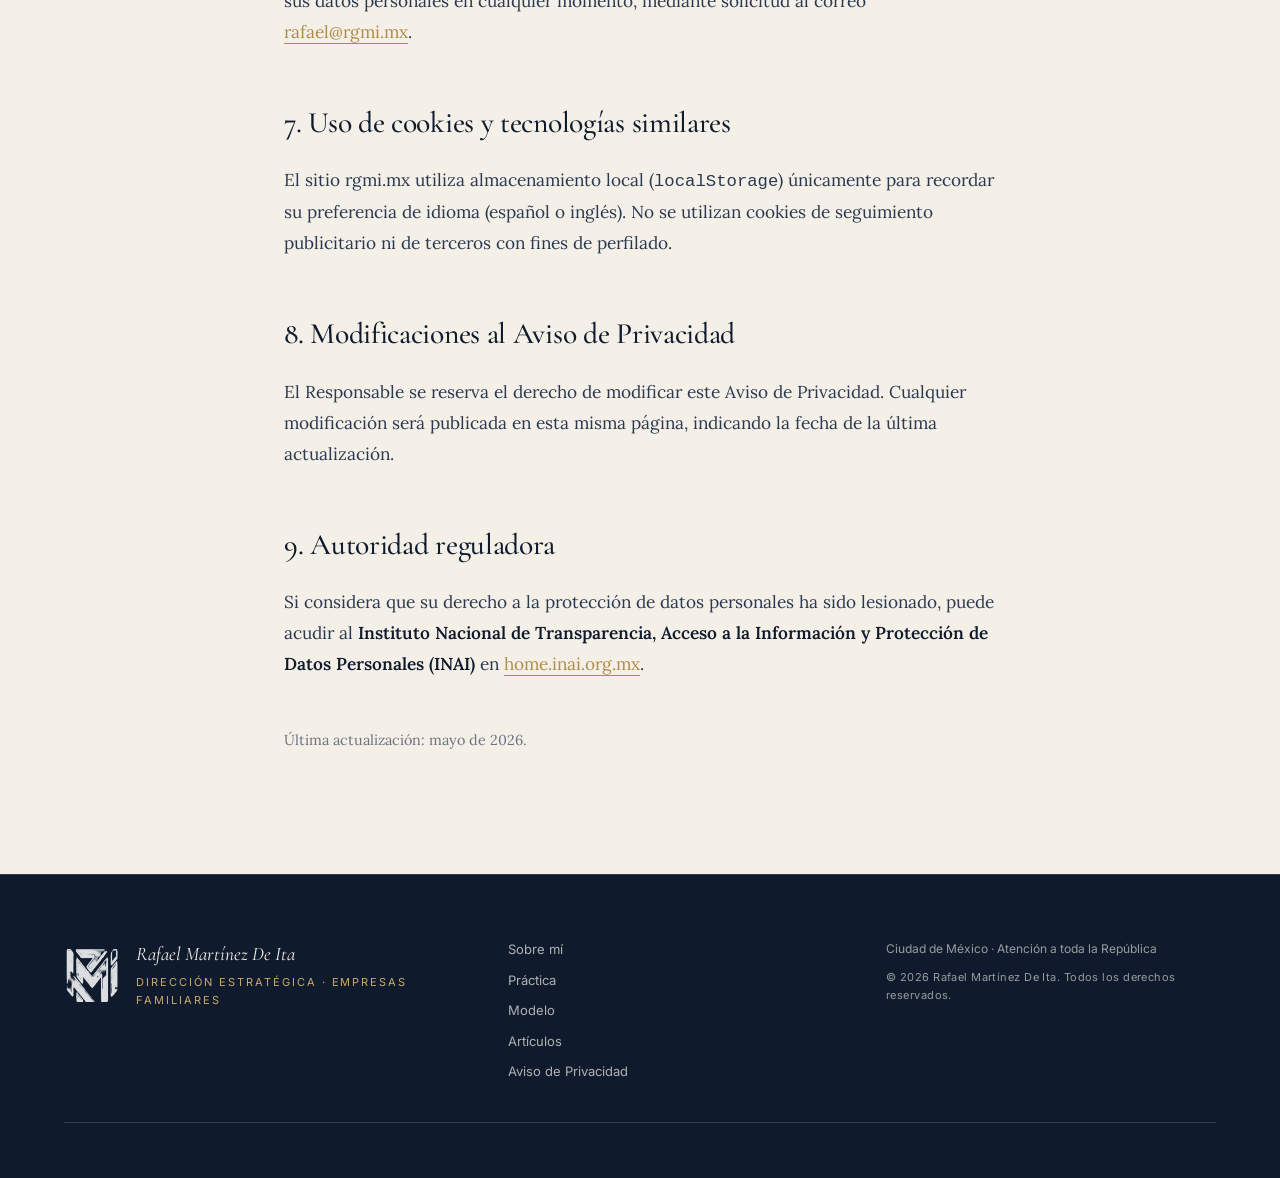
<file: aviso-privacidad.html>
<!DOCTYPE html>
<html lang="es">
<head>
<meta charset="UTF-8" />
<meta name="viewport" content="width=device-width, initial-scale=1.0" />
<meta name="theme-color" content="#0F1B2D" />
<title>Aviso de Privacidad — Rafael Martínez De Ita</title>
<meta name="robots" content="index, follow" />
<link rel="icon" type="image/png" href="assets/escudo-marino.png" />
<link rel="preconnect" href="https://fonts.googleapis.com">
<link rel="preconnect" href="https://fonts.gstatic.com" crossorigin>
<link href="https://fonts.googleapis.com/css2?family=Cormorant+Garamond:ital,wght@0,400;0,500;0,600;1,400;1,500&family=Inter:wght@300;400;500;600&family=Lora:ital,wght@0,400;0,500;1,400&display=swap" rel="stylesheet">
<link rel="stylesheet" href="css/style.css" />
</head>
<body>

<nav class="nav" id="nav">
  <div class="nav-inner container">
    <a href="index.html" class="nav-brand">
      <img src="assets/escudo-marino.png" alt="RMI" class="nav-logo" />
      <span class="nav-name">Rafael Martínez De Ita</span>
    </a>
    <ul class="nav-links" id="navLinks">
      <li><a href="index.html#sobre" data-i18n="nav.about">Sobre mí</a></li>
      <li><a href="index.html#practica" data-i18n="nav.practice">Práctica</a></li>
      <li><a href="index.html#modelo" data-i18n="nav.method">Modelo</a></li>
      <li><a href="index.html#trayectoria" data-i18n="nav.path">Trayectoria</a></li>
      <li><a href="articulos.html" data-i18n="nav.articles">Artículos</a></li>
      <li><a href="index.html#contacto" data-i18n="nav.contact">Contacto</a></li>
    </ul>
    <div class="nav-actions">
      <button class="lang-toggle" id="langToggle">
        <span class="lang-current">ES</span>
        <span class="lang-divider">·</span>
        <span class="lang-other">EN</span>
      </button>
      <button class="nav-burger" id="navBurger" aria-label="Menú">
        <span></span><span></span><span></span>
      </button>
    </div>
  </div>
</nav>

<main class="article-reader" id="privacyDoc">

  <!-- ───────── ESPAÑOL ───────── -->
  <div class="lang-block" data-lang="es">
    <a href="index.html" class="article-back">← Volver al inicio</a>
    <div class="article-meta">
      <span>VIGENCIA</span>
      <span>Mayo 2026</span>
    </div>
    <h1>Aviso de Privacidad</h1>
    <div class="article-summary">
      Conforme a la Ley Federal de Protección de Datos Personales en Posesión de los Particulares (LFPDPPP) y su Reglamento.
    </div>
    <div class="article-content">

      <h2>1. Identidad del responsable</h2>
      <p><strong>Rafael Guillermo Martínez De Ita</strong>, con domicilio en la Ciudad de México, México, en lo sucesivo "el Responsable", es el responsable del tratamiento de sus datos personales recabados a través del sitio web <a href="https://rgmi.mx">rgmi.mx</a>.</p>
      <p>Para cualquier asunto relacionado con este Aviso de Privacidad, puede contactarse al correo <a href="mailto:rafael@rgmi.mx">rafael@rgmi.mx</a>.</p>

      <h2>2. Datos personales que se recaban</h2>
      <p>El Responsable recaba los siguientes datos personales cuando usted llena el formulario de contacto del sitio:</p>
      <ul>
        <li>Nombre completo</li>
        <li>Empresa u organización (cuando se proporciona)</li>
        <li>Correo electrónico</li>
        <li>Teléfono (cuando se proporciona)</li>
        <li>Información que usted decida compartir en el cuerpo del mensaje</li>
      </ul>
      <p>No se recaban datos personales sensibles ni datos financieros a través de este sitio.</p>

      <h2>2 bis. Consentimiento expreso</h2>
      <p>De conformidad con los artículos 8, 9 y 36 de la Ley Federal de Protección de Datos Personales en Posesión de los Particulares, <strong>el llenado y envío del formulario de contacto del sitio rgmi.mx constituye, por sí mismo, el consentimiento expreso e informado del titular</strong> para que el Responsable recabe, almacene, utilice y, en su caso, transfiera sus datos personales conforme a los términos y finalidades establecidas en este Aviso de Privacidad.</p>
      <p>Al enviar el formulario, usted manifiesta que ha leído, entendido y aceptado este Aviso de Privacidad en su totalidad, y otorga su consentimiento de manera libre, específica e informada para el tratamiento de sus datos personales en los términos aquí descritos.</p>

      <h2>3. Finalidades del tratamiento</h2>
      <p><strong>Finalidades primarias</strong> (necesarias para la relación):</p>
      <ul>
        <li>Atender sus consultas, solicitudes o requerimientos de información sobre los servicios profesionales del Responsable.</li>
        <li>Establecer contacto y dar seguimiento a la conversación que usted inicie.</li>
        <li>Programar reuniones, llamadas o videoconferencias.</li>
        <li>Evaluar la viabilidad de una eventual relación profesional.</li>
      </ul>
      <p><strong>Finalidades secundarias</strong> (no necesarias, pero deseables):</p>
      <ul>
        <li>Envío ocasional de artículos, perspectivas y notas sobre temas de empresas familiares, gobierno corporativo y dirección estratégica.</li>
      </ul>
      <p>Si usted no desea que sus datos sean tratados para las finalidades secundarias, puede manifestarlo enviando un correo a <a href="mailto:rafael@rgmi.mx">rafael@rgmi.mx</a> con el asunto "Oposición finalidades secundarias". Su negativa no será motivo para negarle los servicios solicitados.</p>

      <h2>4. Transferencia de datos</h2>
      <p>El Responsable <strong>no transfiere</strong> sus datos personales a terceros sin su consentimiento, salvo en los supuestos previstos por el artículo 37 de la LFPDPPP (autoridades competentes, cumplimiento de obligaciones legales, etc.).</p>
      <p>Los datos se almacenan en servidores de proveedores tecnológicos confiables (Web3Forms para el formulario de contacto, Cloudflare para el alojamiento del sitio), bajo cláusulas contractuales que aseguran un nivel de protección equivalente.</p>

      <h2>5. Derechos ARCO</h2>
      <p>Usted tiene derecho a <strong>Acceder</strong> a sus datos personales que poseemos, <strong>Rectificarlos</strong> si son inexactos, <strong>Cancelarlos</strong> cuando considere que no se requieren para las finalidades señaladas, u <strong>Oponerse</strong> a su tratamiento para fines específicos.</p>
      <p>Para ejercer estos derechos, envíe una solicitud al correo <a href="mailto:rafael@rgmi.mx">rafael@rgmi.mx</a> con la siguiente información:</p>
      <ul>
        <li>Nombre completo y medio para recibir respuesta.</li>
        <li>Documentos que acrediten su identidad (copia de identificación oficial).</li>
        <li>Descripción clara de los datos sobre los que busca ejercer su derecho.</li>
        <li>Cualquier elemento que facilite la localización de los datos.</li>
      </ul>
      <p>Su solicitud será atendida en un plazo máximo de 20 días hábiles conforme a la LFPDPPP.</p>

      <h2>6. Revocación del consentimiento</h2>
      <p>Usted puede revocar el consentimiento que nos haya otorgado para el tratamiento de sus datos personales en cualquier momento, mediante solicitud al correo <a href="mailto:rafael@rgmi.mx">rafael@rgmi.mx</a>.</p>

      <h2>7. Uso de cookies y tecnologías similares</h2>
      <p>El sitio rgmi.mx utiliza almacenamiento local (<code>localStorage</code>) únicamente para recordar su preferencia de idioma (español o inglés). No se utilizan cookies de seguimiento publicitario ni de terceros con fines de perfilado.</p>

      <h2>8. Modificaciones al Aviso de Privacidad</h2>
      <p>El Responsable se reserva el derecho de modificar este Aviso de Privacidad. Cualquier modificación será publicada en esta misma página, indicando la fecha de la última actualización.</p>

      <h2>9. Autoridad reguladora</h2>
      <p>Si considera que su derecho a la protección de datos personales ha sido lesionado, puede acudir al <strong>Instituto Nacional de Transparencia, Acceso a la Información y Protección de Datos Personales (INAI)</strong> en <a href="https://home.inai.org.mx" target="_blank" rel="noopener">home.inai.org.mx</a>.</p>

      <p style="margin-top:3rem;font-size:0.9rem;color:var(--ink-muted);">Última actualización: mayo de 2026.</p>
    </div>
  </div>

  <!-- ───────── ENGLISH ───────── -->
  <div class="lang-block" data-lang="en" style="display:none;">
    <a href="index.html" class="article-back">← Back to home</a>
    <div class="article-meta">
      <span>EFFECTIVE</span>
      <span>May 2026</span>
    </div>
    <h1>Privacy Notice</h1>
    <div class="article-summary">
      Pursuant to the Mexican Federal Law on the Protection of Personal Data Held by Private Parties (LFPDPPP) and its Regulations.
    </div>
    <div class="article-content">

      <h2>1. Data Controller</h2>
      <p><strong>Rafael Guillermo Martínez De Ita</strong>, domiciled in Mexico City, Mexico (hereinafter "the Controller"), is responsible for the processing of personal data collected through the website <a href="https://rgmi.mx">rgmi.mx</a>.</p>
      <p>For any matter related to this Privacy Notice, please contact <a href="mailto:rafael@rgmi.mx">rafael@rgmi.mx</a>.</p>

      <h2>2. Personal Data Collected</h2>
      <p>The Controller collects the following personal data when you submit the contact form on the website:</p>
      <ul>
        <li>Full name</li>
        <li>Company or organization (when provided)</li>
        <li>Email address</li>
        <li>Phone number (when provided)</li>
        <li>Any information you choose to share in the body of your message</li>
      </ul>
      <p>No sensitive personal data or financial information is collected through this site.</p>

      <h2>2 bis. Express Consent</h2>
      <p>In accordance with articles 8, 9, and 36 of the Mexican Federal Law on the Protection of Personal Data Held by Private Parties, <strong>completing and submitting the contact form on the rgmi.mx website constitutes, in itself, the express and informed consent of the data subject</strong> for the Controller to collect, store, use, and, where applicable, transfer their personal data in accordance with the terms and purposes set forth in this Privacy Notice.</p>
      <p>By submitting the form, you acknowledge that you have read, understood, and accepted this Privacy Notice in its entirety, and you grant your consent freely, specifically, and on an informed basis for the processing of your personal data under the terms described herein.</p>

      <h2>3. Purposes of Processing</h2>
      <p><strong>Primary purposes</strong> (necessary for the relationship):</p>
      <ul>
        <li>Respond to your inquiries, requests, or information needs regarding the Controller's professional services.</li>
        <li>Establish contact and follow up on the conversation you initiate.</li>
        <li>Schedule meetings, calls, or video conferences.</li>
        <li>Evaluate the feasibility of an eventual professional relationship.</li>
      </ul>
      <p><strong>Secondary purposes</strong> (not necessary, but desirable):</p>
      <ul>
        <li>Occasional delivery of articles, perspectives, and notes on family business, corporate governance, and strategic leadership topics.</li>
      </ul>
      <p>If you do not wish your data to be processed for the secondary purposes, you may notify us by emailing <a href="mailto:rafael@rgmi.mx">rafael@rgmi.mx</a> with the subject "Object to secondary purposes". Your refusal will not be grounds to deny you the requested services.</p>

      <h2>4. Data Transfer</h2>
      <p>The Controller <strong>does not transfer</strong> your personal data to third parties without your consent, except in the cases provided for in Article 37 of the LFPDPPP (competent authorities, compliance with legal obligations, etc.).</p>
      <p>Data is stored on servers of trusted technology providers (Web3Forms for the contact form, Cloudflare for site hosting) under contractual clauses ensuring an equivalent level of protection.</p>

      <h2>5. ARCO Rights</h2>
      <p>You have the right to <strong>Access</strong> your personal data we hold, <strong>Rectify</strong> it if inaccurate, <strong>Cancel</strong> it when you consider it is no longer required for the stated purposes, or <strong>Object</strong> to its processing for specific purposes.</p>
      <p>To exercise these rights, send a request to <a href="mailto:rafael@rgmi.mx">rafael@rgmi.mx</a> with the following information:</p>
      <ul>
        <li>Full name and means to receive a response.</li>
        <li>Documents proving your identity (copy of official ID).</li>
        <li>Clear description of the data on which you wish to exercise your right.</li>
        <li>Any element that facilitates locating the data.</li>
      </ul>
      <p>Your request will be addressed within a maximum of 20 business days as required by the LFPDPPP.</p>

      <h2>6. Revocation of Consent</h2>
      <p>You may revoke the consent granted to us for the processing of your personal data at any time, by emailing <a href="mailto:rafael@rgmi.mx">rafael@rgmi.mx</a>.</p>

      <h2>7. Cookies and Similar Technologies</h2>
      <p>The rgmi.mx website uses local storage (<code>localStorage</code>) solely to remember your language preference (Spanish or English). No advertising tracking cookies or third-party profiling cookies are used.</p>

      <h2>8. Modifications to this Privacy Notice</h2>
      <p>The Controller reserves the right to modify this Privacy Notice. Any modification will be published on this same page, indicating the date of the last update.</p>

      <h2>9. Regulatory Authority</h2>
      <p>If you consider that your right to personal data protection has been violated, you may contact the <strong>National Institute for Transparency, Access to Information and Personal Data Protection (INAI)</strong> at <a href="https://home.inai.org.mx" target="_blank" rel="noopener">home.inai.org.mx</a>.</p>

      <p style="margin-top:3rem;font-size:0.9rem;color:var(--ink-muted);">Last updated: May 2026.</p>
    </div>
  </div>

</main>

<footer class="footer">
  <div class="container">
    <div class="footer-grid">
      <div class="footer-brand">
        <img src="assets/monograma-marino.png" alt="RMI" class="footer-logo" />
        <div>
          <div class="footer-name">Rafael Martínez De Ita</div>
          <div class="footer-tag" data-i18n="footer.tag">Dirección Estratégica · Empresas Familiares</div>
        </div>
      </div>
      <div class="footer-links">
        <a href="index.html#sobre" data-i18n="nav.about">Sobre mí</a>
        <a href="index.html#practica" data-i18n="nav.practice">Práctica</a>
        <a href="index.html#modelo" data-i18n="nav.method">Modelo</a>
        <a href="articulos.html" data-i18n="nav.articles">Artículos</a>
        <a href="aviso-privacidad.html" data-i18n="footer.privacy">Aviso de Privacidad</a>
      </div>
      <div class="footer-meta">
        <div data-i18n="footer.location">Ciudad de México · Atención a toda la República</div>
        <div class="footer-copy">© <span id="year"></span> Rafael Martínez De Ita. <span data-i18n="footer.rights">Todos los derechos reservados.</span></div>
      </div>
    </div>
  </div>
</footer>

<script src="js/i18n.js"></script>
<script src="js/main.js"></script>
<script>
// Toggle language blocks on this page
function applyLangBlocks(lang) {
  document.querySelectorAll('.lang-block').forEach(b => {
    b.style.display = b.getAttribute('data-lang') === lang ? '' : 'none';
  });
}
document.addEventListener('DOMContentLoaded', () => {
  applyLangBlocks(window.I18N ? window.I18N.current : 'es');
});
document.addEventListener('langchange', e => applyLangBlocks(e.detail.lang));
</script>
</body>
</html>
</file>
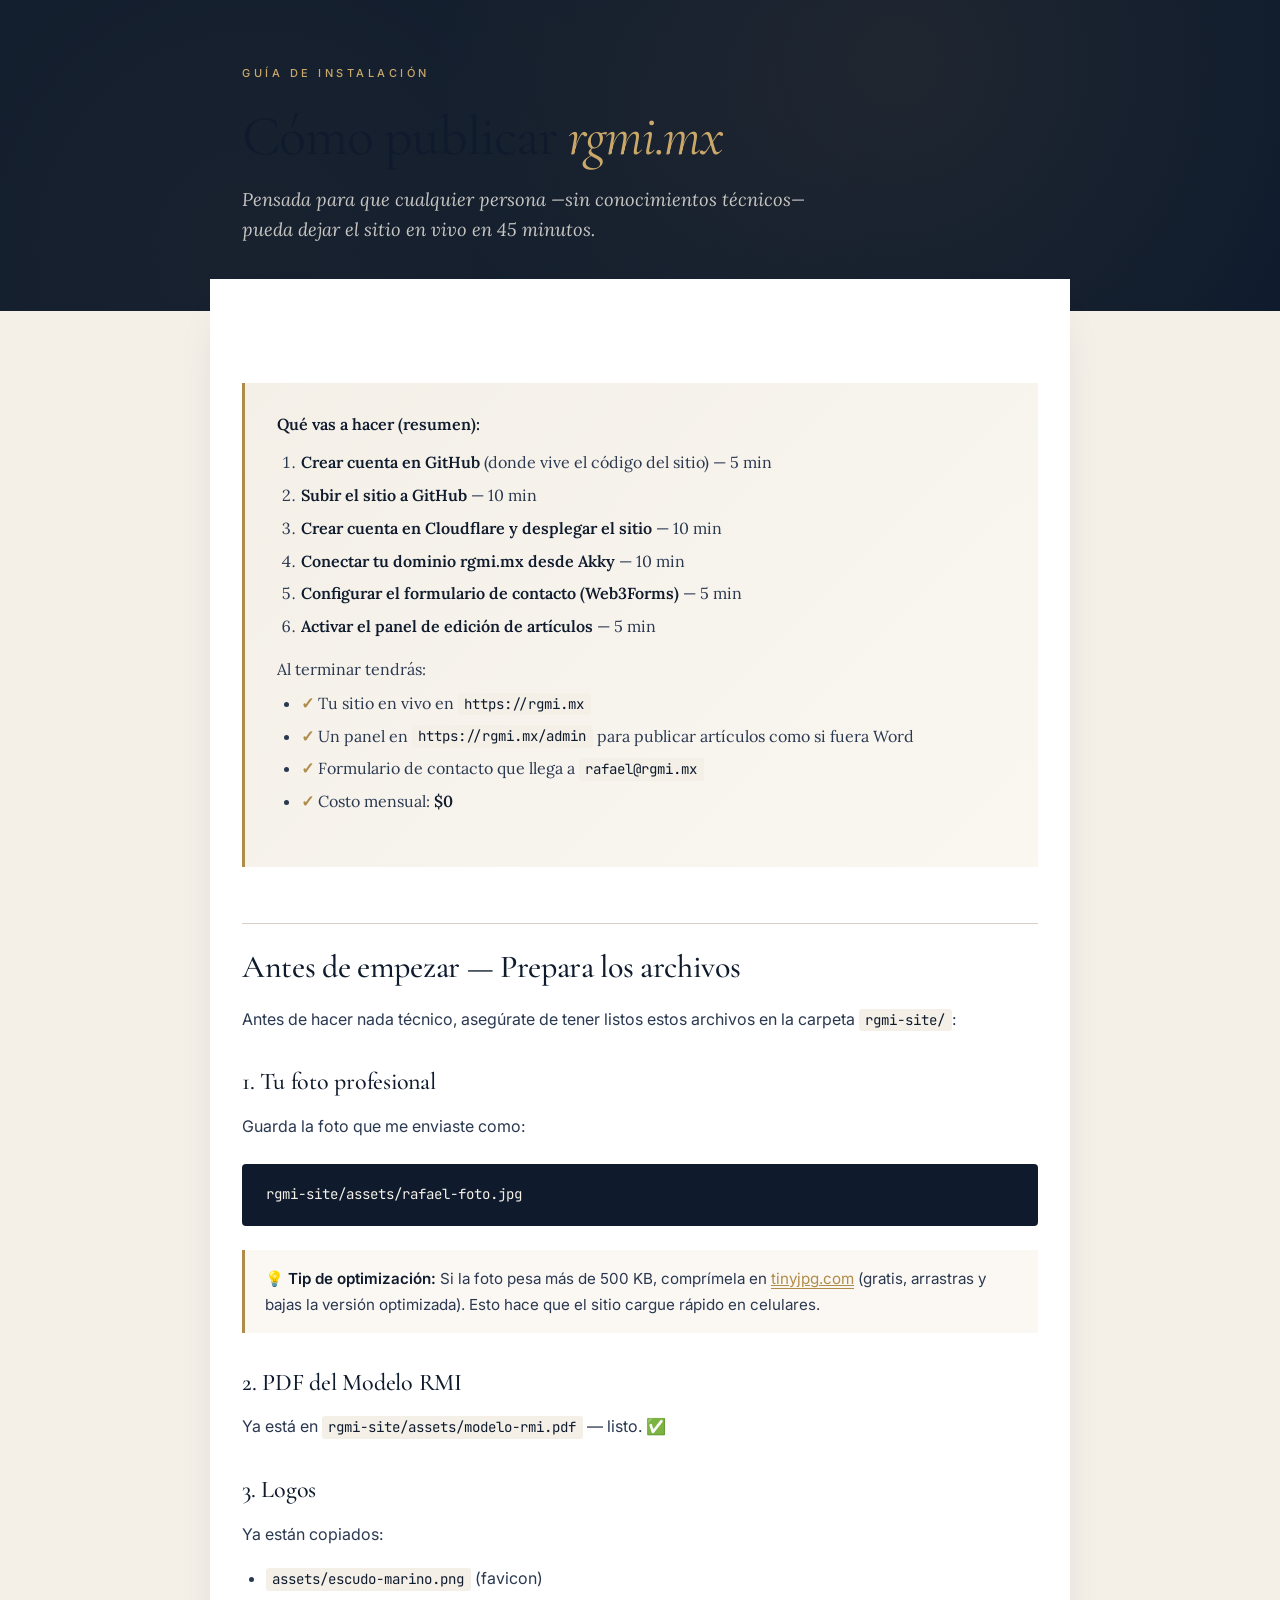
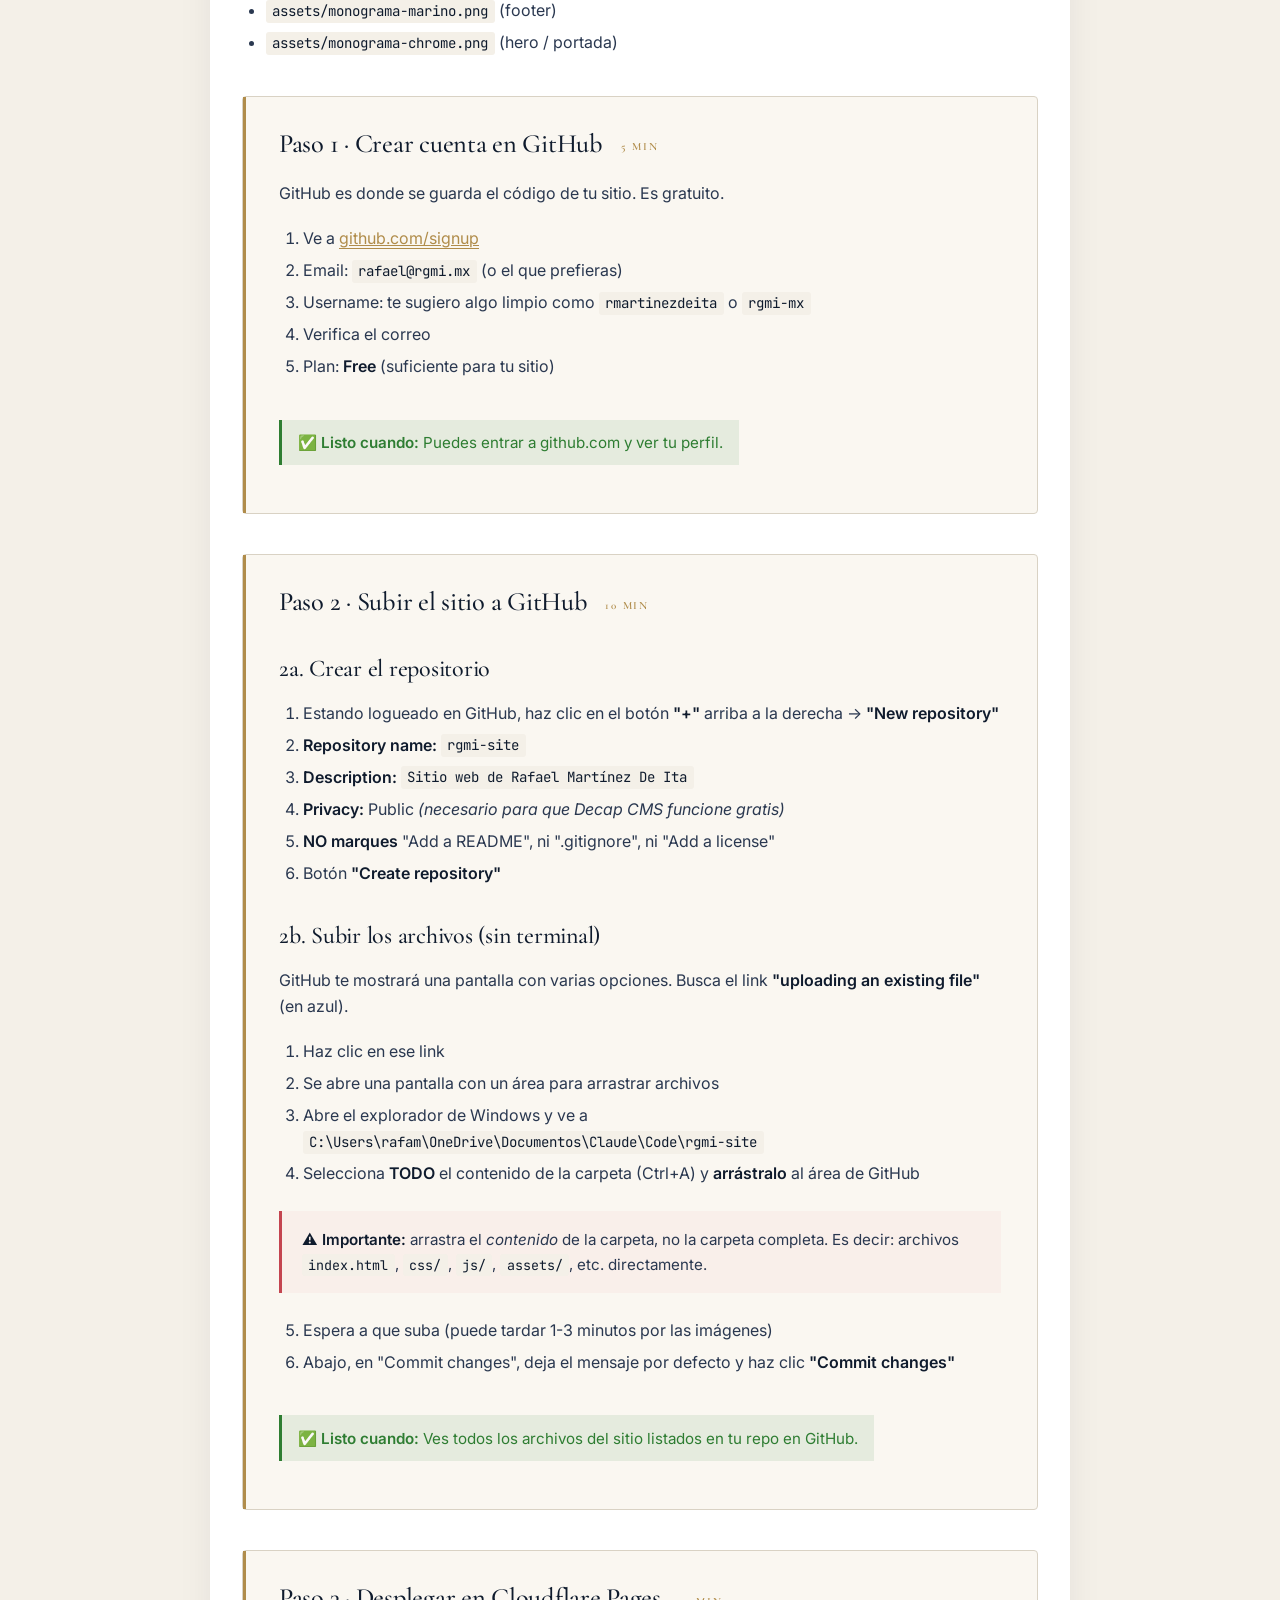
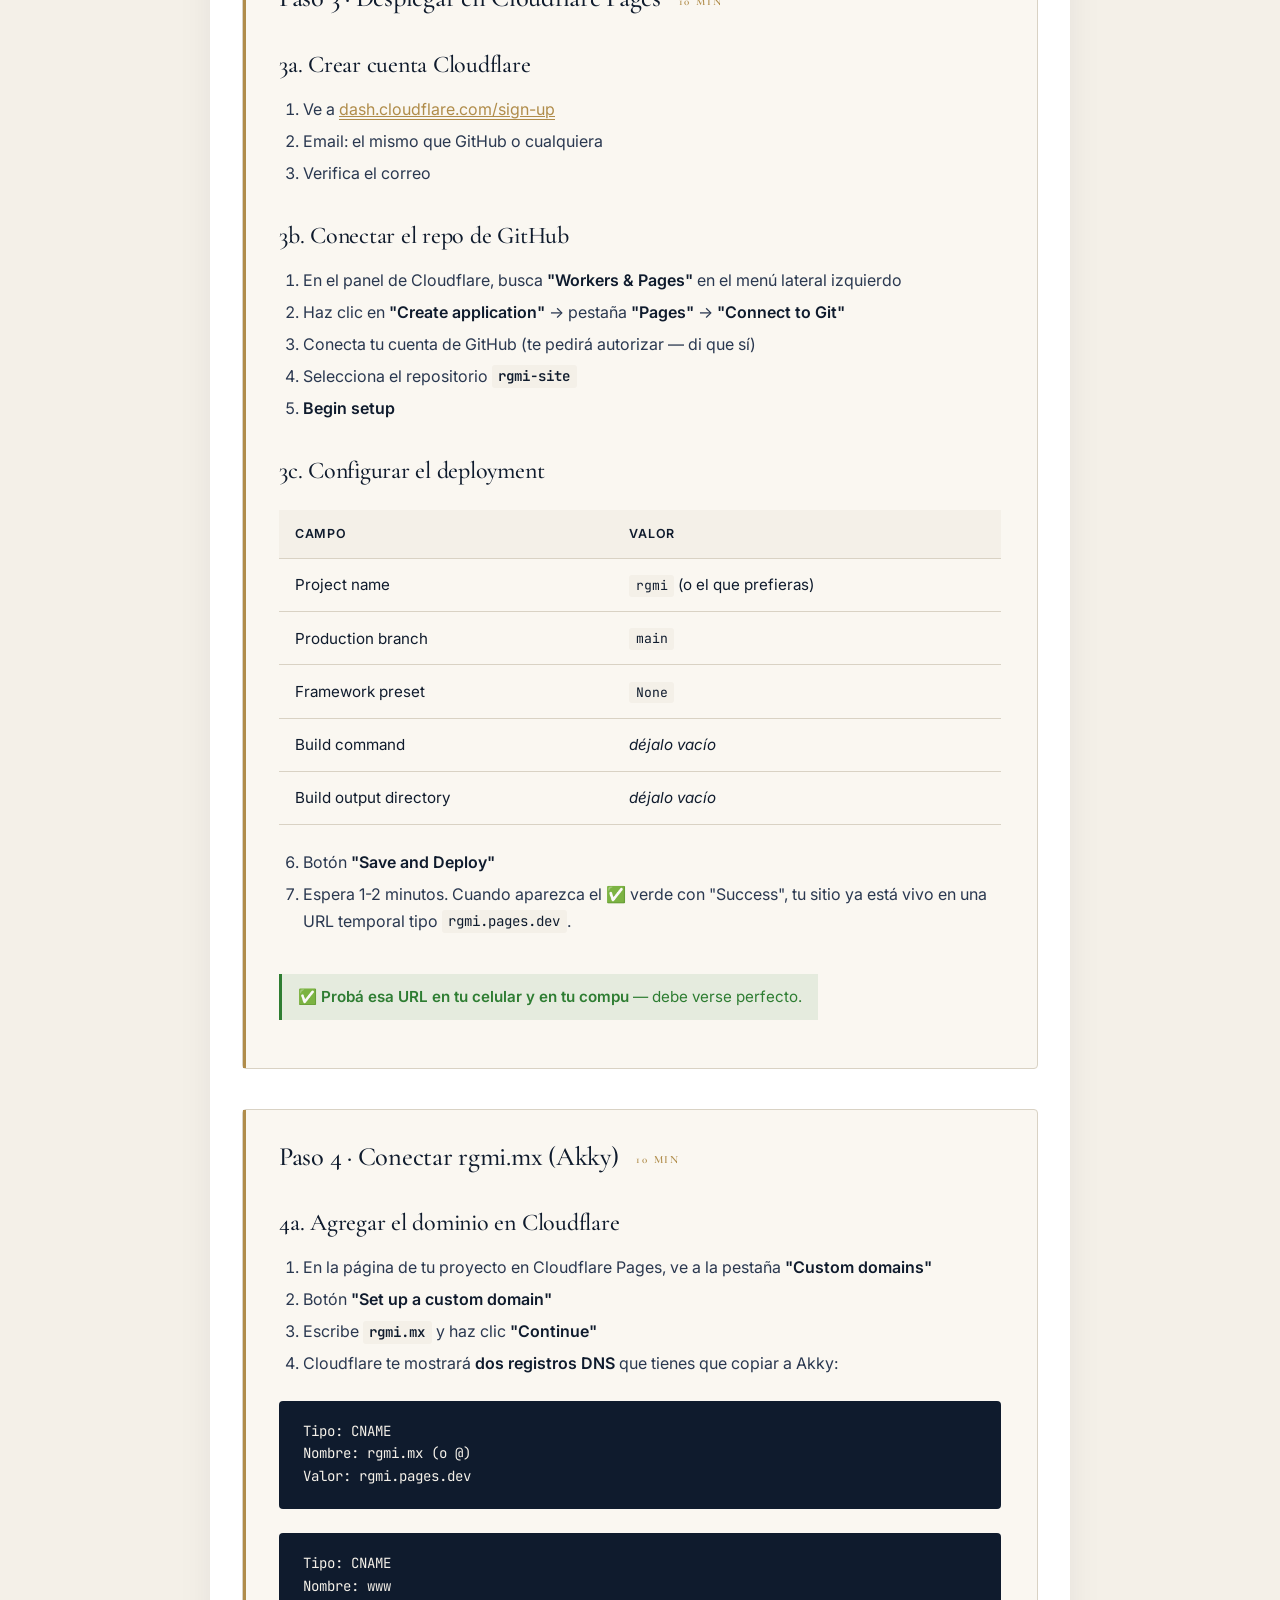
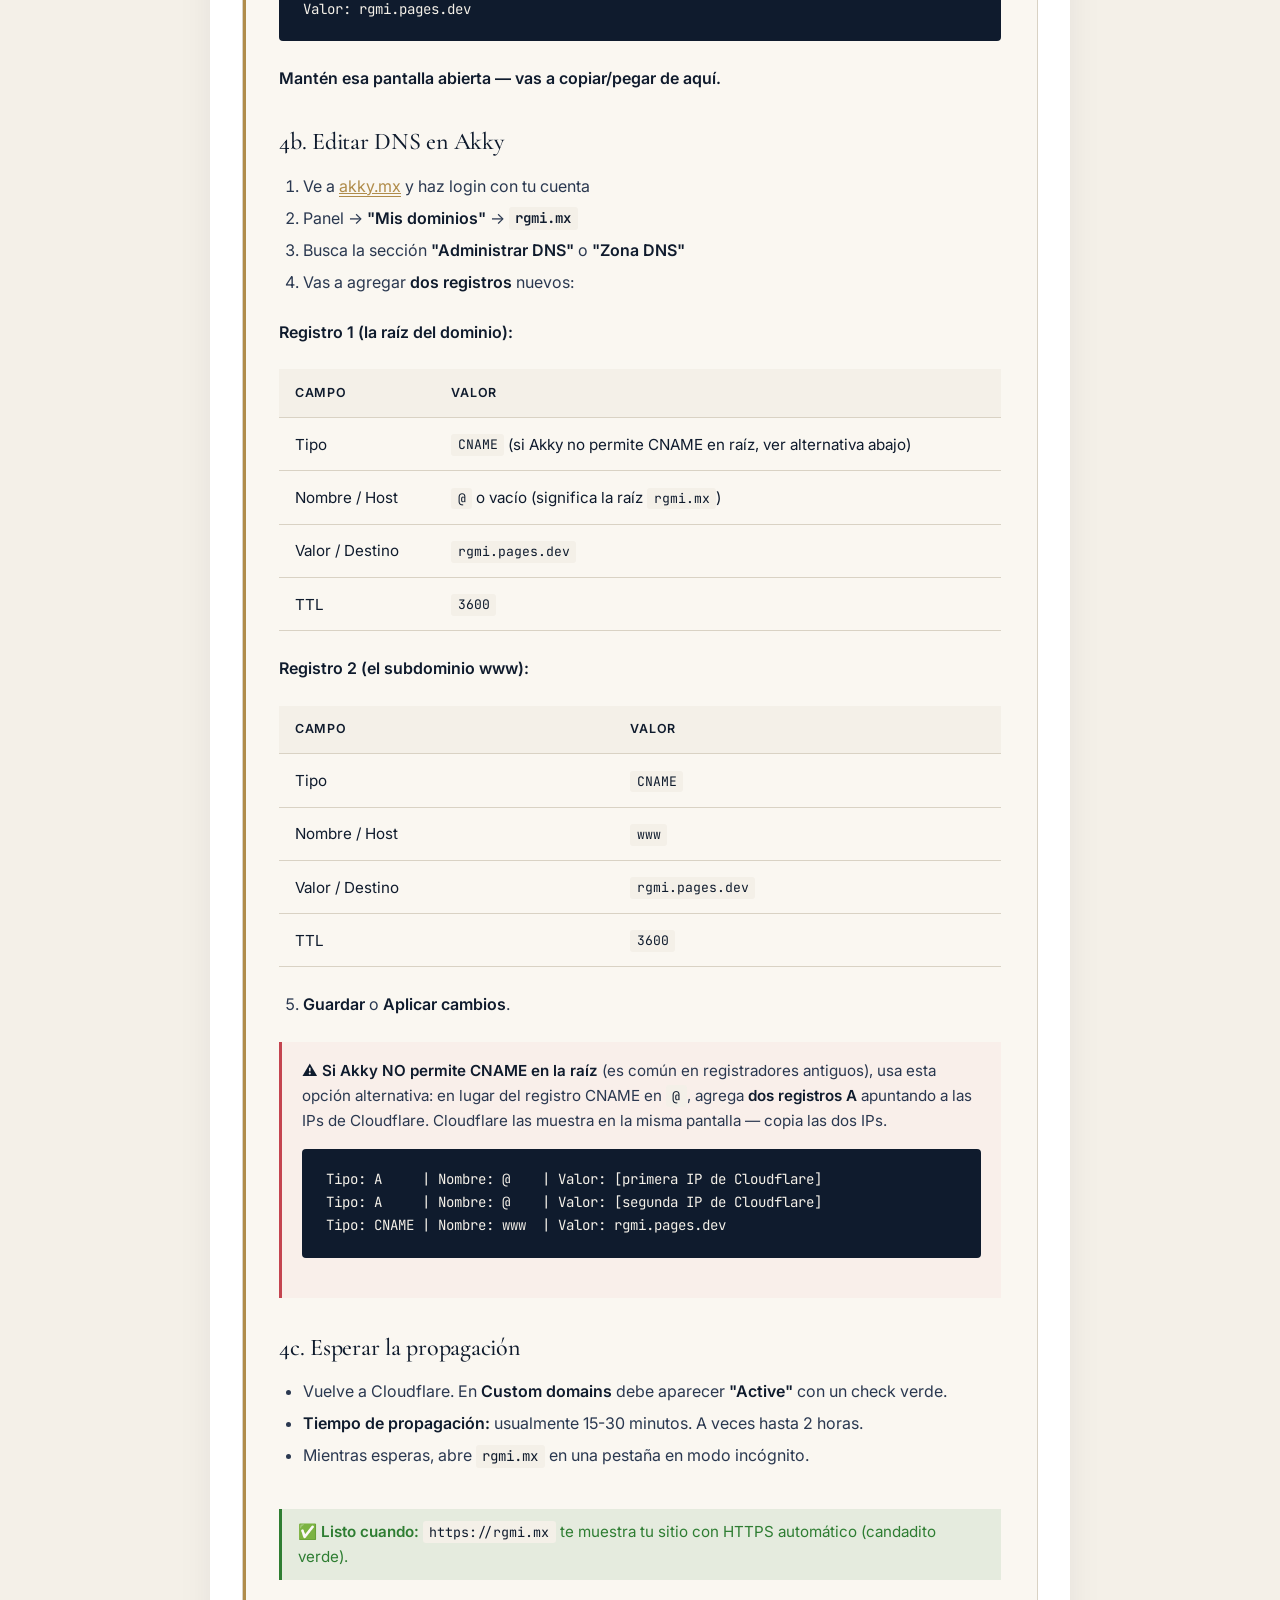
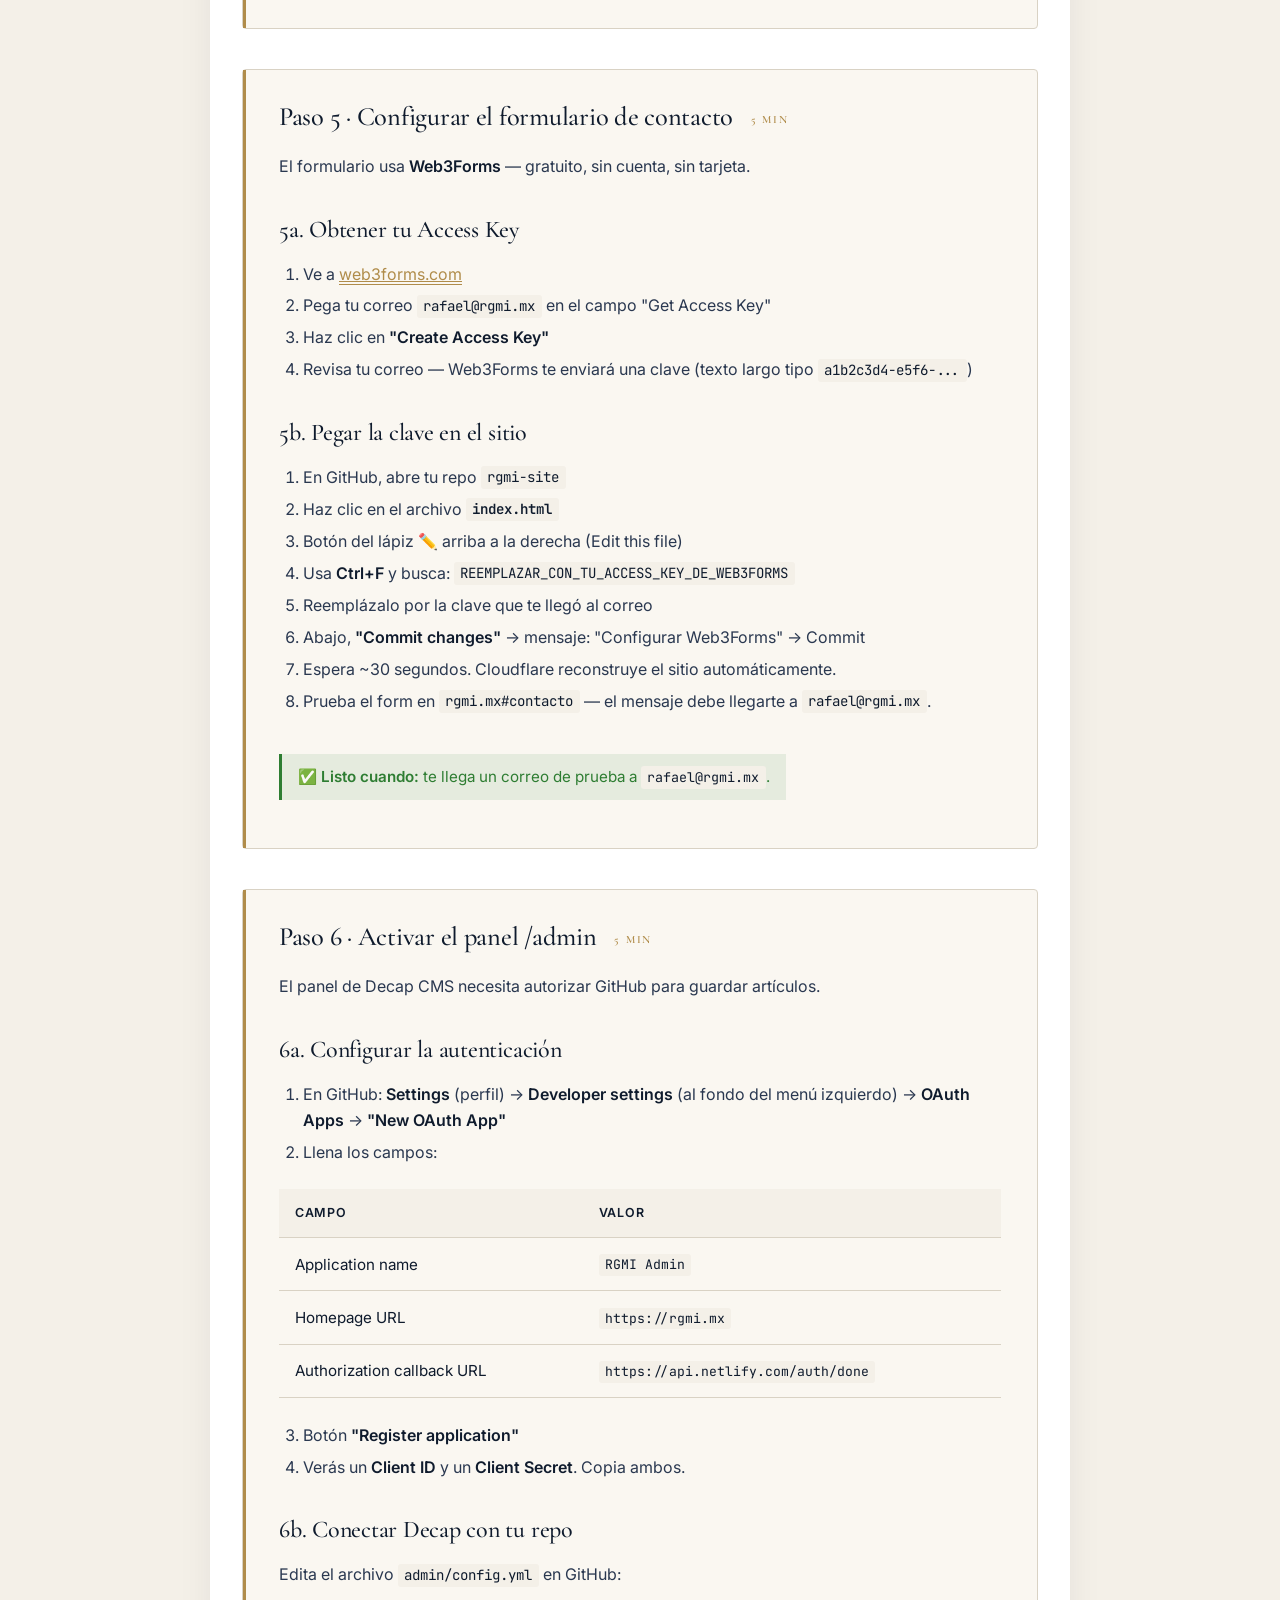
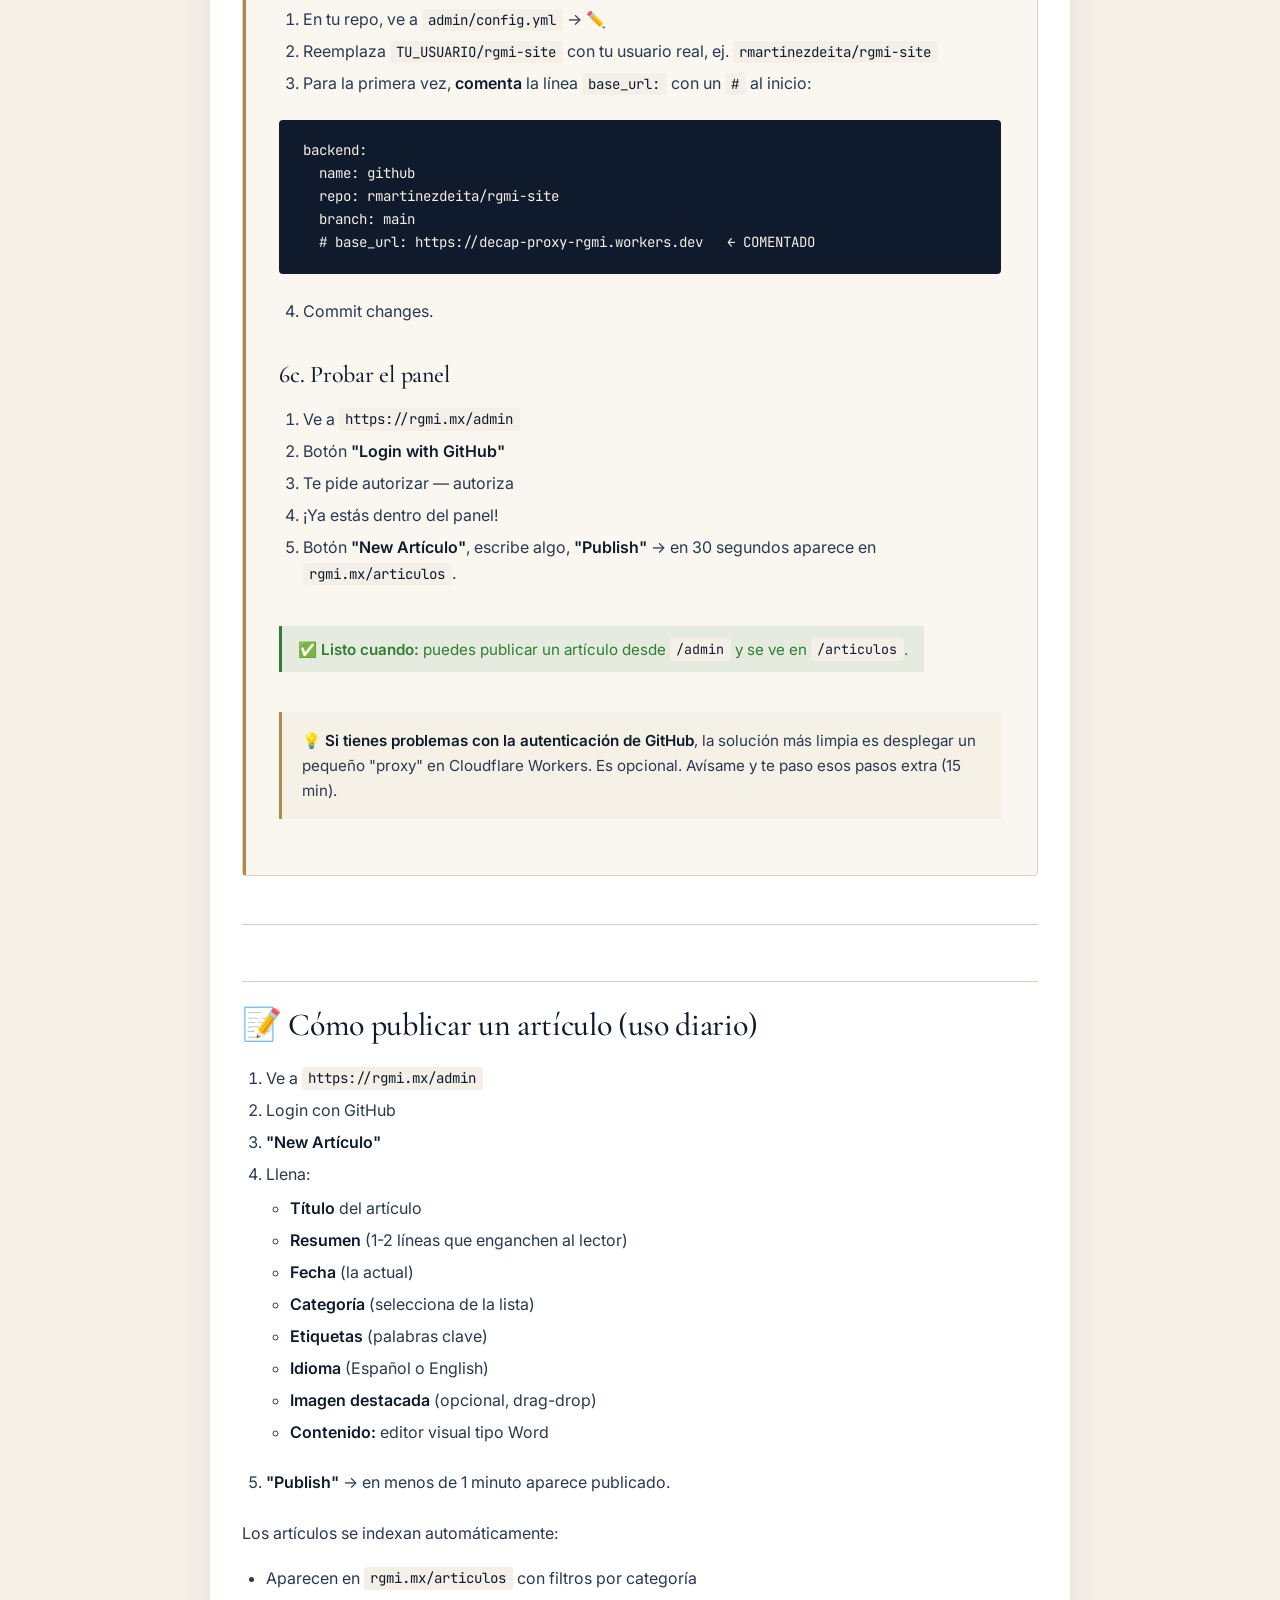
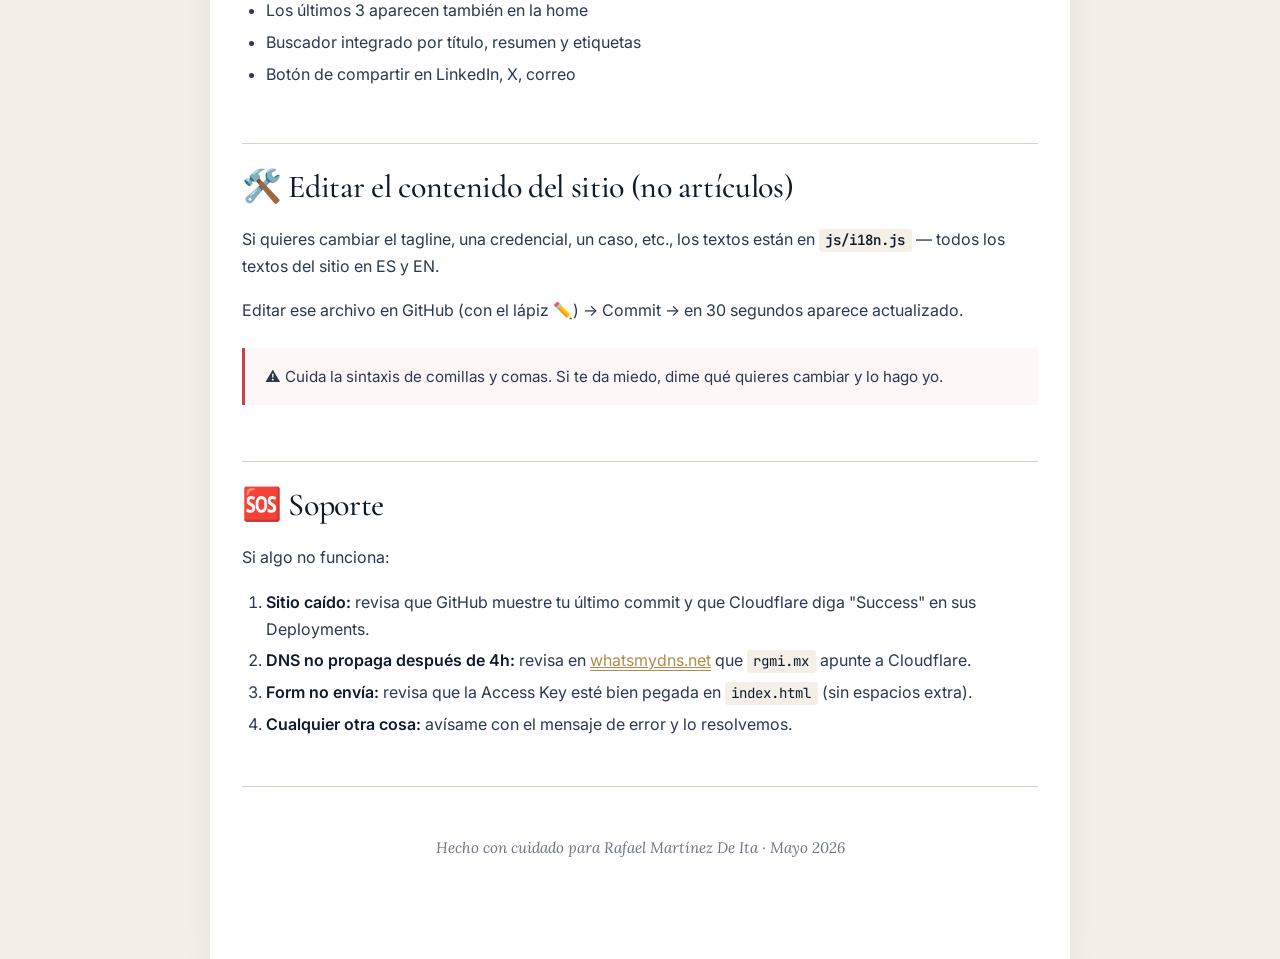
<file: INSTALACION.html>
<!DOCTYPE html>
<html lang="es">
<head>
<meta charset="UTF-8" />
<meta name="viewport" content="width=device-width, initial-scale=1.0" />
<title>Guía de Instalación — rgmi.mx</title>
<link rel="preconnect" href="https://fonts.googleapis.com">
<link rel="preconnect" href="https://fonts.gstatic.com" crossorigin>
<link href="https://fonts.googleapis.com/css2?family=Cormorant+Garamond:ital,wght@0,400;0,500;0,600;1,400&family=Inter:wght@300;400;500;600;700&family=Lora:ital,wght@0,400;0,500;1,400&family=JetBrains+Mono:wght@400;500&display=swap" rel="stylesheet">
<style>
  :root {
    --ink: #0F1B2D;
    --ink-soft: #2A3850;
    --ink-muted: #6B7280;
    --bone: #F4F0E8;
    --bone-soft: #FAF7F1;
    --paper: #FFFFFF;
    --gold: #B08C4A;
    --gold-soft: #C9A86A;
    --line: #D9D2C4;
    --serif: 'Cormorant Garamond', Georgia, serif;
    --serif-text: 'Lora', Georgia, serif;
    --sans: 'Inter', sans-serif;
    --mono: 'JetBrains Mono', Menlo, monospace;
  }
  * { box-sizing: border-box; margin: 0; padding: 0; }
  body {
    font-family: var(--sans);
    background: var(--bone);
    color: var(--ink);
    line-height: 1.65;
    -webkit-font-smoothing: antialiased;
  }

  /* Header */
  .doc-header {
    background: var(--ink);
    color: var(--bone);
    padding: 4rem 0 3rem;
    position: relative;
    overflow: hidden;
  }
  .doc-header::before {
    content: '';
    position: absolute;
    inset: 0;
    background:
      radial-gradient(circle at 70% 20%, rgba(176,140,74,0.1) 0%, transparent 50%),
      radial-gradient(circle at 20% 80%, rgba(176,140,74,0.06) 0%, transparent 60%);
    pointer-events: none;
  }
  .doc-header-inner {
    max-width: 860px;
    margin: 0 auto;
    padding: 0 2rem;
    position: relative;
    z-index: 1;
  }
  .doc-eyebrow {
    font-size: 11px;
    letter-spacing: 0.32em;
    text-transform: uppercase;
    color: var(--gold-soft);
    font-weight: 500;
    margin-bottom: 1.5rem;
  }
  .doc-title {
    font-family: var(--serif);
    font-size: clamp(2.25rem, 5vw, 3.5rem);
    font-weight: 400;
    letter-spacing: -0.02em;
    line-height: 1.1;
    margin-bottom: 1rem;
  }
  .doc-title em { font-style: italic; color: var(--gold-soft); }
  .doc-subtitle {
    font-family: var(--serif-text);
    font-size: 1.15rem;
    color: rgba(244,240,232,0.8);
    font-style: italic;
    max-width: 600px;
  }

  /* Container */
  .doc {
    max-width: 860px;
    margin: 0 auto;
    padding: 4rem 2rem 6rem;
    background: var(--paper);
    margin-top: -2rem;
    position: relative;
    z-index: 2;
    box-shadow: 0 20px 50px -25px rgba(15,27,45,0.2);
  }

  /* Quick summary box */
  .summary-box {
    background: linear-gradient(135deg, var(--bone) 0%, var(--bone-soft) 100%);
    border-left: 3px solid var(--gold);
    padding: 1.75rem 2rem;
    margin: 2.5rem 0;
    font-family: var(--serif-text);
  }
  .summary-box p { margin-bottom: 0.5rem; }
  .summary-box ol { margin: 0.75rem 0 0.75rem 1.5rem; }
  .summary-box li { margin-bottom: 0.4rem; }
  .summary-box .check { color: var(--gold); font-weight: 600; }

  /* Typography */
  h1, h2, h3, h4 {
    font-family: var(--serif);
    color: var(--ink);
    letter-spacing: -0.01em;
    line-height: 1.2;
    font-weight: 500;
  }
  h2 {
    font-size: 2rem;
    margin: 3.5rem 0 1.25rem;
    padding-top: 1.5rem;
    border-top: 1px solid var(--line);
  }
  h2:first-child { border-top: none; padding-top: 0; }
  h3 {
    font-size: 1.5rem;
    margin: 2.25rem 0 1rem;
    color: var(--ink);
  }
  h4 {
    font-size: 1.15rem;
    font-weight: 600;
    margin: 1.5rem 0 0.5rem;
    color: var(--gold);
  }
  p { margin-bottom: 1.15rem; font-size: 1rem; color: var(--ink-soft); }
  ul, ol { margin: 0.5rem 0 1.5rem 1.5rem; }
  li { margin-bottom: 0.35rem; color: var(--ink-soft); }
  strong { color: var(--ink); font-weight: 600; }
  em { font-style: italic; }
  a { color: var(--gold); border-bottom: 1px solid currentColor; }
  a:hover { color: var(--ink); }
  hr { border: none; border-top: 1px solid var(--line); margin: 3rem 0; }

  /* Code */
  code {
    font-family: var(--mono);
    background: var(--bone);
    padding: 0.15rem 0.4rem;
    font-size: 0.88em;
    color: var(--ink);
    border-radius: 3px;
  }
  pre {
    background: var(--ink);
    color: var(--bone);
    padding: 1.25rem 1.5rem;
    overflow-x: auto;
    margin: 1.5rem 0;
    border-radius: 4px;
    font-size: 0.88rem;
    line-height: 1.55;
  }
  pre code {
    background: transparent;
    padding: 0;
    color: inherit;
    font-size: inherit;
  }

  /* Tables */
  table {
    width: 100%;
    border-collapse: collapse;
    margin: 1.5rem 0;
    font-size: 0.95rem;
  }
  th, td {
    padding: 0.85rem 1rem;
    text-align: left;
    border-bottom: 1px solid var(--line);
  }
  th {
    background: var(--bone);
    font-weight: 600;
    font-size: 0.78rem;
    letter-spacing: 0.06em;
    text-transform: uppercase;
    color: var(--ink);
  }
  td code { font-size: 0.82rem; }

  /* Step boxes */
  .step {
    background: var(--bone-soft);
    padding: 2rem 2.25rem;
    margin: 2.5rem 0;
    border-radius: 4px;
    position: relative;
    border: 1px solid var(--line);
  }
  .step::before {
    content: '';
    position: absolute;
    top: 0; left: 0; bottom: 0;
    width: 3px;
    background: var(--gold);
  }
  .step h2 {
    border-top: none;
    padding-top: 0;
    margin-top: 0;
    font-size: 1.65rem;
    color: var(--ink);
  }
  .step .duration {
    display: inline-block;
    font-size: 11px;
    letter-spacing: 0.16em;
    text-transform: uppercase;
    color: var(--gold);
    font-weight: 600;
    margin-left: 0.75rem;
    vertical-align: middle;
  }

  /* Callouts */
  .callout {
    background: rgba(176,140,74,0.06);
    border-left: 3px solid var(--gold);
    padding: 1rem 1.25rem;
    margin: 1.5rem 0;
    font-size: 0.95rem;
    color: var(--ink-soft);
  }
  .callout.warn {
    background: rgba(220,53,69,0.04);
    border-left-color: #c44550;
  }
  .callout strong { color: var(--ink); }
  .callout-icon { font-weight: 700; color: var(--gold); margin-right: 0.5rem; }

  /* Checkmark for completion */
  .done {
    display: inline-block;
    background: rgba(46,125,50,0.1);
    color: #2E7D32;
    padding: 0.65rem 1rem;
    border-left: 3px solid #2E7D32;
    margin: 1rem 0;
    font-size: 0.95rem;
  }
  .done strong { color: #2E7D32; }

  /* Print styles */
  @media print {
    body { background: white; }
    .doc { box-shadow: none; max-width: 100%; padding: 0; margin: 0; }
    .doc-header { background: white; color: var(--ink); }
    .doc-header::before { display: none; }
    .doc-title em, .doc-eyebrow { color: var(--gold); }
    .doc-subtitle { color: var(--ink-soft); }
    pre { background: var(--bone); color: var(--ink); border: 1px solid var(--line); }
    a { color: var(--ink); }
    h2 { page-break-after: avoid; }
    .step, .summary-box, .callout { page-break-inside: avoid; }
  }

  @media (max-width: 700px) {
    .doc { padding: 2.5rem 1.5rem; }
    .step { padding: 1.5rem; }
    table { font-size: 0.88rem; }
    th, td { padding: 0.6rem 0.5rem; }
  }
</style>
</head>
<body>

<header class="doc-header">
  <div class="doc-header-inner">
    <div class="doc-eyebrow">GUÍA DE INSTALACIÓN</div>
    <h1 class="doc-title">Cómo publicar <em>rgmi.mx</em></h1>
    <p class="doc-subtitle">Pensada para que cualquier persona —sin conocimientos técnicos— pueda dejar el sitio en vivo en 45 minutos.</p>
  </div>
</header>

<div class="doc">

<div class="summary-box">
  <p><strong>Qué vas a hacer (resumen):</strong></p>
  <ol>
    <li><strong>Crear cuenta en GitHub</strong> (donde vive el código del sitio) — 5 min</li>
    <li><strong>Subir el sitio a GitHub</strong> — 10 min</li>
    <li><strong>Crear cuenta en Cloudflare y desplegar el sitio</strong> — 10 min</li>
    <li><strong>Conectar tu dominio rgmi.mx desde Akky</strong> — 10 min</li>
    <li><strong>Configurar el formulario de contacto (Web3Forms)</strong> — 5 min</li>
    <li><strong>Activar el panel de edición de artículos</strong> — 5 min</li>
  </ol>
  <p style="margin-top:1rem;">Al terminar tendrás:</p>
  <ul>
    <li><span class="check">✓</span> Tu sitio en vivo en <code>https://rgmi.mx</code></li>
    <li><span class="check">✓</span> Un panel en <code>https://rgmi.mx/admin</code> para publicar artículos como si fuera Word</li>
    <li><span class="check">✓</span> Formulario de contacto que llega a <code>rafael@rgmi.mx</code></li>
    <li><span class="check">✓</span> Costo mensual: <strong>$0</strong></li>
  </ul>
</div>

<h2>Antes de empezar — Prepara los archivos</h2>

<p>Antes de hacer nada técnico, asegúrate de tener listos estos archivos en la carpeta <code>rgmi-site/</code>:</p>

<h3>1. Tu foto profesional</h3>
<p>Guarda la foto que me enviaste como:</p>
<pre><code>rgmi-site/assets/rafael-foto.jpg</code></pre>

<div class="callout">
  <strong>💡 Tip de optimización:</strong> Si la foto pesa más de 500 KB, comprímela en <a href="https://tinyjpg.com" target="_blank">tinyjpg.com</a> (gratis, arrastras y bajas la versión optimizada). Esto hace que el sitio cargue rápido en celulares.
</div>

<h3>2. PDF del Modelo RMI</h3>
<p>Ya está en <code>rgmi-site/assets/modelo-rmi.pdf</code> — listo. ✅</p>

<h3>3. Logos</h3>
<p>Ya están copiados:</p>
<ul>
  <li><code>assets/escudo-marino.png</code> (favicon)</li>
  <li><code>assets/monograma-marino.png</code> (footer)</li>
  <li><code>assets/monograma-chrome.png</code> (hero / portada)</li>
</ul>

<!-- ─────── PASO 1 ─────── -->
<div class="step">
<h2>Paso 1 · Crear cuenta en GitHub <span class="duration">5 MIN</span></h2>
<p>GitHub es donde se guarda el código de tu sitio. Es gratuito.</p>
<ol>
  <li>Ve a <a href="https://github.com/signup" target="_blank">github.com/signup</a></li>
  <li>Email: <code>rafael@rgmi.mx</code> (o el que prefieras)</li>
  <li>Username: te sugiero algo limpio como <code>rmartinezdeita</code> o <code>rgmi-mx</code></li>
  <li>Verifica el correo</li>
  <li>Plan: <strong>Free</strong> (suficiente para tu sitio)</li>
</ol>
<div class="done">✅ <strong>Listo cuando:</strong> Puedes entrar a github.com y ver tu perfil.</div>
</div>

<!-- ─────── PASO 2 ─────── -->
<div class="step">
<h2>Paso 2 · Subir el sitio a GitHub <span class="duration">10 MIN</span></h2>

<h3>2a. Crear el repositorio</h3>
<ol>
  <li>Estando logueado en GitHub, haz clic en el botón <strong>"+"</strong> arriba a la derecha → <strong>"New repository"</strong></li>
  <li><strong>Repository name:</strong> <code>rgmi-site</code></li>
  <li><strong>Description:</strong> <code>Sitio web de Rafael Martínez De Ita</code></li>
  <li><strong>Privacy:</strong> Public <em>(necesario para que Decap CMS funcione gratis)</em></li>
  <li><strong>NO marques</strong> "Add a README", ni ".gitignore", ni "Add a license"</li>
  <li>Botón <strong>"Create repository"</strong></li>
</ol>

<h3>2b. Subir los archivos (sin terminal)</h3>
<p>GitHub te mostrará una pantalla con varias opciones. Busca el link <strong>"uploading an existing file"</strong> (en azul).</p>
<ol>
  <li>Haz clic en ese link</li>
  <li>Se abre una pantalla con un área para arrastrar archivos</li>
  <li>Abre el explorador de Windows y ve a <code>C:\Users\rafam\OneDrive\Documentos\Claude\Code\rgmi-site</code></li>
  <li>Selecciona <strong>TODO</strong> el contenido de la carpeta (Ctrl+A) y <strong>arrástralo</strong> al área de GitHub</li>
</ol>
<div class="callout warn">
  <strong>⚠ Importante:</strong> arrastra el <em>contenido</em> de la carpeta, no la carpeta completa. Es decir: archivos <code>index.html</code>, <code>css/</code>, <code>js/</code>, <code>assets/</code>, etc. directamente.
</div>
<ol start="5">
  <li>Espera a que suba (puede tardar 1-3 minutos por las imágenes)</li>
  <li>Abajo, en "Commit changes", deja el mensaje por defecto y haz clic <strong>"Commit changes"</strong></li>
</ol>
<div class="done">✅ <strong>Listo cuando:</strong> Ves todos los archivos del sitio listados en tu repo en GitHub.</div>
</div>

<!-- ─────── PASO 3 ─────── -->
<div class="step">
<h2>Paso 3 · Desplegar en Cloudflare Pages <span class="duration">10 MIN</span></h2>

<h3>3a. Crear cuenta Cloudflare</h3>
<ol>
  <li>Ve a <a href="https://dash.cloudflare.com/sign-up" target="_blank">dash.cloudflare.com/sign-up</a></li>
  <li>Email: el mismo que GitHub o cualquiera</li>
  <li>Verifica el correo</li>
</ol>

<h3>3b. Conectar el repo de GitHub</h3>
<ol>
  <li>En el panel de Cloudflare, busca <strong>"Workers & Pages"</strong> en el menú lateral izquierdo</li>
  <li>Haz clic en <strong>"Create application"</strong> → pestaña <strong>"Pages"</strong> → <strong>"Connect to Git"</strong></li>
  <li>Conecta tu cuenta de GitHub (te pedirá autorizar — di que sí)</li>
  <li>Selecciona el repositorio <strong><code>rgmi-site</code></strong></li>
  <li><strong>Begin setup</strong></li>
</ol>

<h3>3c. Configurar el deployment</h3>
<table>
  <thead><tr><th>Campo</th><th>Valor</th></tr></thead>
  <tbody>
    <tr><td>Project name</td><td><code>rgmi</code> (o el que prefieras)</td></tr>
    <tr><td>Production branch</td><td><code>main</code></td></tr>
    <tr><td>Framework preset</td><td><code>None</code></td></tr>
    <tr><td>Build command</td><td><em>déjalo vacío</em></td></tr>
    <tr><td>Build output directory</td><td><em>déjalo vacío</em></td></tr>
  </tbody>
</table>
<ol start="6">
  <li>Botón <strong>"Save and Deploy"</strong></li>
  <li>Espera 1-2 minutos. Cuando aparezca el ✅ verde con "Success", tu sitio ya está vivo en una URL temporal tipo <code>rgmi.pages.dev</code>.</li>
</ol>
<div class="done">✅ <strong>Probá esa URL en tu celular y en tu compu</strong> — debe verse perfecto.</div>
</div>

<!-- ─────── PASO 4 ─────── -->
<div class="step">
<h2>Paso 4 · Conectar rgmi.mx (Akky) <span class="duration">10 MIN</span></h2>

<h3>4a. Agregar el dominio en Cloudflare</h3>
<ol>
  <li>En la página de tu proyecto en Cloudflare Pages, ve a la pestaña <strong>"Custom domains"</strong></li>
  <li>Botón <strong>"Set up a custom domain"</strong></li>
  <li>Escribe <strong><code>rgmi.mx</code></strong> y haz clic <strong>"Continue"</strong></li>
  <li>Cloudflare te mostrará <strong>dos registros DNS</strong> que tienes que copiar a Akky:</li>
</ol>
<pre><code>Tipo: CNAME
Nombre: rgmi.mx (o @)
Valor: rgmi.pages.dev</code></pre>
<pre><code>Tipo: CNAME
Nombre: www
Valor: rgmi.pages.dev</code></pre>
<p><strong>Mantén esa pantalla abierta — vas a copiar/pegar de aquí.</strong></p>

<h3>4b. Editar DNS en Akky</h3>
<ol>
  <li>Ve a <a href="https://www.akky.mx" target="_blank">akky.mx</a> y haz login con tu cuenta</li>
  <li>Panel → <strong>"Mis dominios"</strong> → <strong><code>rgmi.mx</code></strong></li>
  <li>Busca la sección <strong>"Administrar DNS"</strong> o <strong>"Zona DNS"</strong></li>
  <li>Vas a agregar <strong>dos registros</strong> nuevos:</li>
</ol>

<p><strong>Registro 1 (la raíz del dominio):</strong></p>
<table>
  <thead><tr><th>Campo</th><th>Valor</th></tr></thead>
  <tbody>
    <tr><td>Tipo</td><td><code>CNAME</code> (si Akky no permite CNAME en raíz, ver alternativa abajo)</td></tr>
    <tr><td>Nombre / Host</td><td><code>@</code> o vacío (significa la raíz <code>rgmi.mx</code>)</td></tr>
    <tr><td>Valor / Destino</td><td><code>rgmi.pages.dev</code></td></tr>
    <tr><td>TTL</td><td><code>3600</code></td></tr>
  </tbody>
</table>

<p><strong>Registro 2 (el subdominio www):</strong></p>
<table>
  <thead><tr><th>Campo</th><th>Valor</th></tr></thead>
  <tbody>
    <tr><td>Tipo</td><td><code>CNAME</code></td></tr>
    <tr><td>Nombre / Host</td><td><code>www</code></td></tr>
    <tr><td>Valor / Destino</td><td><code>rgmi.pages.dev</code></td></tr>
    <tr><td>TTL</td><td><code>3600</code></td></tr>
  </tbody>
</table>

<ol start="5"><li><strong>Guardar</strong> o <strong>Aplicar cambios</strong>.</li></ol>

<div class="callout warn">
  <strong>⚠ Si Akky NO permite CNAME en la raíz</strong> (es común en registradores antiguos), usa esta opción alternativa: en lugar del registro CNAME en <code>@</code>, agrega <strong>dos registros A</strong> apuntando a las IPs de Cloudflare. Cloudflare las muestra en la misma pantalla — copia las dos IPs.
  <pre style="margin-top:1rem;"><code>Tipo: A     | Nombre: @    | Valor: [primera IP de Cloudflare]
Tipo: A     | Nombre: @    | Valor: [segunda IP de Cloudflare]
Tipo: CNAME | Nombre: www  | Valor: rgmi.pages.dev</code></pre>
</div>

<h3>4c. Esperar la propagación</h3>
<ul>
  <li>Vuelve a Cloudflare. En <strong>Custom domains</strong> debe aparecer <strong>"Active"</strong> con un check verde.</li>
  <li><strong>Tiempo de propagación:</strong> usualmente 15-30 minutos. A veces hasta 2 horas.</li>
  <li>Mientras esperas, abre <code>rgmi.mx</code> en una pestaña en modo incógnito.</li>
</ul>
<div class="done">✅ <strong>Listo cuando:</strong> <code>https://rgmi.mx</code> te muestra tu sitio con HTTPS automático (candadito verde).</div>
</div>

<!-- ─────── PASO 5 ─────── -->
<div class="step">
<h2>Paso 5 · Configurar el formulario de contacto <span class="duration">5 MIN</span></h2>

<p>El formulario usa <strong>Web3Forms</strong> — gratuito, sin cuenta, sin tarjeta.</p>

<h3>5a. Obtener tu Access Key</h3>
<ol>
  <li>Ve a <a href="https://web3forms.com" target="_blank">web3forms.com</a></li>
  <li>Pega tu correo <code>rafael@rgmi.mx</code> en el campo "Get Access Key"</li>
  <li>Haz clic en <strong>"Create Access Key"</strong></li>
  <li>Revisa tu correo — Web3Forms te enviará una clave (texto largo tipo <code>a1b2c3d4-e5f6-...</code>)</li>
</ol>

<h3>5b. Pegar la clave en el sitio</h3>
<ol>
  <li>En GitHub, abre tu repo <code>rgmi-site</code></li>
  <li>Haz clic en el archivo <strong><code>index.html</code></strong></li>
  <li>Botón del lápiz ✏️ arriba a la derecha (Edit this file)</li>
  <li>Usa <strong>Ctrl+F</strong> y busca: <code>REEMPLAZAR_CON_TU_ACCESS_KEY_DE_WEB3FORMS</code></li>
  <li>Reemplázalo por la clave que te llegó al correo</li>
  <li>Abajo, <strong>"Commit changes"</strong> → mensaje: "Configurar Web3Forms" → Commit</li>
  <li>Espera ~30 segundos. Cloudflare reconstruye el sitio automáticamente.</li>
  <li>Prueba el form en <code>rgmi.mx#contacto</code> — el mensaje debe llegarte a <code>rafael@rgmi.mx</code>.</li>
</ol>
<div class="done">✅ <strong>Listo cuando:</strong> te llega un correo de prueba a <code>rafael@rgmi.mx</code>.</div>
</div>

<!-- ─────── PASO 6 ─────── -->
<div class="step">
<h2>Paso 6 · Activar el panel /admin <span class="duration">5 MIN</span></h2>

<p>El panel de Decap CMS necesita autorizar GitHub para guardar artículos.</p>

<h3>6a. Configurar la autenticación</h3>
<ol>
  <li>En GitHub: <strong>Settings</strong> (perfil) → <strong>Developer settings</strong> (al fondo del menú izquierdo) → <strong>OAuth Apps</strong> → <strong>"New OAuth App"</strong></li>
  <li>Llena los campos:</li>
</ol>
<table>
  <thead><tr><th>Campo</th><th>Valor</th></tr></thead>
  <tbody>
    <tr><td>Application name</td><td><code>RGMI Admin</code></td></tr>
    <tr><td>Homepage URL</td><td><code>https://rgmi.mx</code></td></tr>
    <tr><td>Authorization callback URL</td><td><code>https://api.netlify.com/auth/done</code></td></tr>
  </tbody>
</table>
<ol start="3">
  <li>Botón <strong>"Register application"</strong></li>
  <li>Verás un <strong>Client ID</strong> y un <strong>Client Secret</strong>. Copia ambos.</li>
</ol>

<h3>6b. Conectar Decap con tu repo</h3>
<p>Edita el archivo <code>admin/config.yml</code> en GitHub:</p>
<ol>
  <li>En tu repo, ve a <code>admin/config.yml</code> → ✏️</li>
  <li>Reemplaza <code>TU_USUARIO/rgmi-site</code> con tu usuario real, ej. <code>rmartinezdeita/rgmi-site</code></li>
  <li>Para la primera vez, <strong>comenta</strong> la línea <code>base_url:</code> con un <code>#</code> al inicio:</li>
</ol>
<pre><code>backend:
  name: github
  repo: rmartinezdeita/rgmi-site
  branch: main
  # base_url: https://decap-proxy-rgmi.workers.dev   ← COMENTADO</code></pre>
<ol start="4"><li>Commit changes.</li></ol>

<h3>6c. Probar el panel</h3>
<ol>
  <li>Ve a <code>https://rgmi.mx/admin</code></li>
  <li>Botón <strong>"Login with GitHub"</strong></li>
  <li>Te pide autorizar — autoriza</li>
  <li>¡Ya estás dentro del panel!</li>
  <li>Botón <strong>"New Artículo"</strong>, escribe algo, <strong>"Publish"</strong> → en 30 segundos aparece en <code>rgmi.mx/articulos</code>.</li>
</ol>
<div class="done">✅ <strong>Listo cuando:</strong> puedes publicar un artículo desde <code>/admin</code> y se ve en <code>/articulos</code>.</div>
<div class="callout">
  💡 <strong>Si tienes problemas con la autenticación de GitHub</strong>, la solución más limpia es desplegar un pequeño "proxy" en Cloudflare Workers. Es opcional. Avísame y te paso esos pasos extra (15 min).
</div>
</div>

<hr/>

<h2>📝 Cómo publicar un artículo (uso diario)</h2>
<ol>
  <li>Ve a <code>https://rgmi.mx/admin</code></li>
  <li>Login con GitHub</li>
  <li><strong>"New Artículo"</strong></li>
  <li>Llena:
    <ul>
      <li><strong>Título</strong> del artículo</li>
      <li><strong>Resumen</strong> (1-2 líneas que enganchen al lector)</li>
      <li><strong>Fecha</strong> (la actual)</li>
      <li><strong>Categoría</strong> (selecciona de la lista)</li>
      <li><strong>Etiquetas</strong> (palabras clave)</li>
      <li><strong>Idioma</strong> (Español o English)</li>
      <li><strong>Imagen destacada</strong> (opcional, drag-drop)</li>
      <li><strong>Contenido:</strong> editor visual tipo Word</li>
    </ul>
  </li>
  <li><strong>"Publish"</strong> → en menos de 1 minuto aparece publicado.</li>
</ol>

<p>Los artículos se indexan automáticamente:</p>
<ul>
  <li>Aparecen en <code>rgmi.mx/articulos</code> con filtros por categoría</li>
  <li>Los últimos 3 aparecen también en la home</li>
  <li>Buscador integrado por título, resumen y etiquetas</li>
  <li>Botón de compartir en LinkedIn, X, correo</li>
</ul>

<h2>🛠️ Editar el contenido del sitio (no artículos)</h2>
<p>Si quieres cambiar el tagline, una credencial, un caso, etc., los textos están en <strong><code>js/i18n.js</code></strong> — todos los textos del sitio en ES y EN.</p>
<p>Editar ese archivo en GitHub (con el lápiz ✏️) → Commit → en 30 segundos aparece actualizado.</p>
<div class="callout warn">
  ⚠ Cuida la sintaxis de comillas y comas. Si te da miedo, dime qué quieres cambiar y lo hago yo.
</div>

<h2>🆘 Soporte</h2>
<p>Si algo no funciona:</p>
<ol>
  <li><strong>Sitio caído:</strong> revisa que GitHub muestre tu último commit y que Cloudflare diga "Success" en sus Deployments.</li>
  <li><strong>DNS no propaga después de 4h:</strong> revisa en <a href="https://www.whatsmydns.net/" target="_blank">whatsmydns.net</a> que <code>rgmi.mx</code> apunte a Cloudflare.</li>
  <li><strong>Form no envía:</strong> revisa que la Access Key esté bien pegada en <code>index.html</code> (sin espacios extra).</li>
  <li><strong>Cualquier otra cosa:</strong> avísame con el mensaje de error y lo resolvemos.</li>
</ol>

<hr/>

<p style="text-align:center; color:var(--ink-muted); font-style:italic; font-family:var(--serif-text); font-size:0.95rem;">
  Hecho con cuidado para Rafael Martínez De Ita · Mayo 2026
</p>

</div>

</body>
</html>
</file>
<file: css/style.css>
/* ═══════════════════════════════════════════════════════════
   RGMI.MX — Rafael Martínez De Ita
   Sistema de diseño editorial
   Paleta: Marino #0F1B2D · Hueso #F4F0E8 · Oro #B08C4A
   ═══════════════════════════════════════════════════════════ */

:root {
  /* Colors */
  --ink: #0F1B2D;
  --ink-soft: #2A3850;
  --ink-muted: #6B7280;
  --bone: #F4F0E8;
  --bone-soft: #FAF7F1;
  --paper: #FFFFFF;
  --gold: #B08C4A;
  --gold-soft: #C9A86A;
  --gold-deep: #8E6E33;
  --line: #D9D2C4;
  --line-dark: rgba(244, 240, 232, 0.15);

  /* Typography */
  --serif-display: 'Cormorant Garamond', 'Georgia', serif;
  --serif-text: 'Lora', 'Georgia', serif;
  --sans: 'Inter', -apple-system, BlinkMacSystemFont, 'Segoe UI', sans-serif;

  /* Spacing */
  --space-xs: 0.5rem;
  --space-sm: 1rem;
  --space-md: 2rem;
  --space-lg: 4rem;
  --space-xl: 6rem;
  --space-xxl: 8rem;

  /* Layout */
  --container: 1200px;
  --nav-h: 76px;

  /* Motion */
  --ease: cubic-bezier(0.22, 0.61, 0.36, 1);
  --t: 0.4s var(--ease);
}

* { box-sizing: border-box; margin: 0; padding: 0; }

html {
  scroll-behavior: smooth;
  -webkit-text-size-adjust: 100%;
}

body {
  font-family: var(--sans);
  font-size: 16px;
  line-height: 1.6;
  color: var(--ink);
  background: var(--bone);
  -webkit-font-smoothing: antialiased;
  -moz-osx-font-smoothing: grayscale;
  overflow-x: hidden;
}

img { max-width: 100%; height: auto; display: block; }

a {
  color: inherit;
  text-decoration: none;
  transition: color var(--t);
}

button {
  font-family: inherit;
  cursor: pointer;
  border: none;
  background: none;
  color: inherit;
}

::selection { background: var(--gold); color: var(--paper); }

/* ═════════════════════ CONTAINER ═════════════════════ */
.container {
  max-width: var(--container);
  margin: 0 auto;
  padding: 0 1.5rem;
}

/* ═════════════════════ TYPOGRAPHY ═════════════════════ */
.eyebrow {
  font-family: var(--sans);
  font-size: 11px;
  font-weight: 500;
  letter-spacing: 0.32em;
  text-transform: uppercase;
  color: var(--gold);
  margin-bottom: 1.25rem;
}
.eyebrow-light { color: var(--gold-soft); }

.section-title {
  font-family: var(--serif-display);
  font-size: clamp(2rem, 5vw, 3.5rem);
  font-weight: 400;
  line-height: 1.1;
  letter-spacing: -0.02em;
  color: var(--ink);
  margin-bottom: 1rem;
}
.section-title em { font-style: italic; color: var(--gold); }
.section-title-light { color: var(--bone); }
.section-title-light em { color: var(--gold-soft); }

.section-lead {
  font-family: var(--serif-text);
  font-size: clamp(1.05rem, 1.5vw, 1.2rem);
  line-height: 1.6;
  color: var(--ink-soft);
  max-width: 720px;
}
.section-lead-light { color: rgba(244, 240, 232, 0.8); }

.lead-text {
  font-family: var(--serif-text);
  font-size: 1.15rem;
  line-height: 1.7;
  color: var(--ink-soft);
  margin-bottom: 2.5rem;
}

/* ═════════════════════ BUTTONS ═════════════════════ */
.btn {
  display: inline-flex;
  align-items: center;
  gap: 0.6rem;
  padding: 0.9rem 1.75rem;
  font-family: var(--sans);
  font-size: 13px;
  font-weight: 500;
  letter-spacing: 0.06em;
  text-transform: uppercase;
  border: 1px solid transparent;
  cursor: pointer;
  transition: all var(--t);
  white-space: nowrap;
}
.btn-primary {
  background: var(--ink);
  color: var(--bone);
  border-color: var(--ink);
}
.btn-primary:hover {
  background: var(--gold);
  border-color: var(--gold);
  color: var(--paper);
  transform: translateY(-2px);
}
.btn-secondary {
  background: transparent;
  color: var(--ink);
  border-color: var(--ink);
}
.btn-secondary:hover {
  background: var(--ink);
  color: var(--bone);
}
.btn-gold {
  background: var(--gold);
  color: var(--paper);
  border-color: var(--gold);
}
.btn-gold:hover {
  background: var(--gold-deep);
  border-color: var(--gold-deep);
  transform: translateY(-2px);
}

/* ═════════════════════ NAV ═════════════════════ */
.nav {
  position: fixed;
  top: 0;
  left: 0;
  right: 0;
  z-index: 100;
  background: rgba(244, 240, 232, 0.85);
  backdrop-filter: blur(16px);
  -webkit-backdrop-filter: blur(16px);
  border-bottom: 1px solid transparent;
  transition: all var(--t);
}
.nav.scrolled {
  background: rgba(244, 240, 232, 0.95);
  border-bottom-color: var(--line);
}
.nav-inner {
  display: flex;
  align-items: center;
  justify-content: space-between;
  height: var(--nav-h);
  gap: 2rem;
}
.nav-brand {
  display: flex;
  align-items: center;
  gap: 0.75rem;
  flex-shrink: 0;
}
.nav-logo {
  width: 32px;
  height: 32px;
  object-fit: contain;
}
.nav-name {
  font-family: var(--serif-display);
  font-size: 1.05rem;
  font-style: italic;
  font-weight: 500;
  color: var(--ink);
  letter-spacing: -0.005em;
}
.nav-links {
  display: flex;
  gap: 2.25rem;
  list-style: none;
  align-items: center;
}
.nav-links a {
  font-size: 13px;
  letter-spacing: 0.04em;
  color: var(--ink-soft);
  position: relative;
  padding: 0.4rem 0;
}
.nav-links a:hover { color: var(--gold); }
.nav-links a::after {
  content: '';
  position: absolute;
  bottom: 0;
  left: 0;
  width: 0;
  height: 1px;
  background: var(--gold);
  transition: width var(--t);
}
.nav-links a:hover::after { width: 100%; }

.nav-actions {
  display: flex;
  align-items: center;
  gap: 1rem;
}
.lang-toggle {
  display: flex;
  align-items: center;
  gap: 0.3rem;
  padding: 0.4rem 0.7rem;
  font-size: 11px;
  font-weight: 500;
  letter-spacing: 0.16em;
  color: var(--ink-soft);
  border: 1px solid var(--line);
  transition: all var(--t);
}
.lang-toggle:hover { border-color: var(--gold); color: var(--gold); }
.lang-toggle .lang-current { color: var(--ink); font-weight: 600; }
.lang-toggle .lang-divider { color: var(--ink-muted); }

.nav-burger {
  display: none;
  flex-direction: column;
  justify-content: center;
  gap: 5px;
  width: 28px;
  height: 28px;
  padding: 0;
}
.nav-burger span {
  display: block;
  width: 100%;
  height: 1.5px;
  background: var(--ink);
  transition: all var(--t);
}
.nav-burger.open span:nth-child(1) { transform: translateY(6.5px) rotate(45deg); }
.nav-burger.open span:nth-child(2) { opacity: 0; }
.nav-burger.open span:nth-child(3) { transform: translateY(-6.5px) rotate(-45deg); }

/* ═════════════════════ HERO ═════════════════════ */
.hero {
  min-height: 100vh;
  display: flex;
  align-items: center;
  position: relative;
  background: linear-gradient(135deg, var(--bone) 0%, var(--bone-soft) 100%);
  padding: calc(var(--nav-h) + 4rem) 0 6rem;
  overflow: hidden;
}
.hero-bg-grain {
  position: absolute;
  inset: 0;
  background-image:
    radial-gradient(circle at 20% 30%, rgba(176, 140, 74, 0.06) 0%, transparent 50%),
    radial-gradient(circle at 80% 70%, rgba(15, 27, 45, 0.04) 0%, transparent 50%);
  pointer-events: none;
}
.hero-grid {
  display: grid;
  grid-template-columns: 1.3fr 1fr;
  gap: 4rem;
  align-items: center;
  position: relative;
  z-index: 1;
}
.hero-text { max-width: 640px; }
.hero-title {
  font-family: var(--serif-display);
  font-size: clamp(2.75rem, 7vw, 5rem);
  font-weight: 400;
  line-height: 1;
  letter-spacing: -0.025em;
  color: var(--ink);
  margin-bottom: 2rem;
}
.hero-title em {
  font-style: italic;
  color: var(--gold);
  font-weight: 500;
}
.hero-lead {
  font-family: var(--serif-text);
  font-size: clamp(1.05rem, 1.4vw, 1.2rem);
  line-height: 1.65;
  color: var(--ink-soft);
  margin-bottom: 2.5rem;
  max-width: 560px;
}
.hero-cta {
  display: flex;
  gap: 1rem;
  flex-wrap: wrap;
  margin-bottom: 3rem;
}
.hero-credentials {
  display: flex;
  flex-wrap: wrap;
  gap: 0.75rem;
  font-size: 11px;
  letter-spacing: 0.32em;
  text-transform: uppercase;
  color: var(--gold);
  font-weight: 500;
}
.hero-credentials .dot { color: var(--line); }

.hero-visual {
  display: flex;
  justify-content: center;
  align-items: center;
}
.hero-logo-full {
  width: 100%;
  max-width: 520px;
  display: flex;
  align-items: center;
  justify-content: center;
  position: relative;
  filter: drop-shadow(0 24px 50px rgba(15, 27, 45, 0.22));
  animation: floatGentle 6s ease-in-out infinite;
}
.hero-logo-full img {
  width: 100%;
  height: auto;
  object-fit: contain;
}
@keyframes floatGentle {
  0%, 100% { transform: translateY(0) rotate(0deg); }
  50% { transform: translateY(-12px) rotate(-0.5deg); }
}

.hero-scroll {
  position: absolute;
  bottom: 2.5rem;
  left: 50%;
  transform: translateX(-50%);
  width: 24px;
  height: 40px;
  border: 1px solid var(--ink-muted);
  border-radius: 12px;
  display: flex;
  justify-content: center;
  padding-top: 6px;
  opacity: 0.6;
}
.hero-scroll span {
  display: block;
  width: 2px;
  height: 8px;
  background: var(--ink-soft);
  border-radius: 1px;
  animation: scrollDown 2s ease-in-out infinite;
}
@keyframes scrollDown {
  0% { transform: translateY(0); opacity: 1; }
  50% { transform: translateY(12px); opacity: 0; }
  100% { transform: translateY(0); opacity: 0; }
}

/* ═════════════════════ SECTIONS ═════════════════════ */
.section {
  padding: var(--space-xxl) 0;
  position: relative;
}
.section-bone { background: var(--bone); }
.section-bone-soft { background: var(--bone-soft); }
.section-ink {
  background: var(--ink);
  color: var(--bone);
}
.section-ink::before {
  content: '';
  position: absolute;
  inset: 0;
  background:
    radial-gradient(circle at 70% 20%, rgba(176, 140, 74, 0.08) 0%, transparent 50%),
    radial-gradient(circle at 20% 80%, rgba(176, 140, 74, 0.05) 0%, transparent 60%);
  pointer-events: none;
}

.section-head {
  margin-bottom: 4rem;
  max-width: 760px;
}
.section-head-center {
  margin-left: auto;
  margin-right: auto;
  text-align: center;
}
.section-head-row {
  max-width: none;
  display: flex;
  justify-content: space-between;
  align-items: flex-end;
  gap: 2rem;
  flex-wrap: wrap;
}

.link-arrow {
  font-size: 13px;
  letter-spacing: 0.06em;
  color: var(--gold);
  font-weight: 500;
  text-transform: uppercase;
  border-bottom: 1px solid currentColor;
  padding-bottom: 2px;
  transition: all var(--t);
}
.link-arrow:hover { color: var(--ink); transform: translateX(4px); }

/* ═════════════════════ ABOUT ═════════════════════ */
.about-grid {
  display: grid;
  grid-template-columns: 1fr 1.5fr;
  gap: 4rem;
  align-items: start;
}
.about-photo {
  position: relative;
  aspect-ratio: 3/4;
  overflow: hidden;
  background: var(--ink);
  box-shadow: 0 30px 60px -25px rgba(15, 27, 45, 0.35);
}
.about-photo img {
  width: 100%;
  height: 100%;
  object-fit: cover;
  filter: brightness(0.96) contrast(1.04);
  transition: transform 1.2s var(--ease);
}
.about-photo:hover img { transform: scale(1.04); }
.photo-placeholder {
  display: none;
  position: absolute;
  inset: 0;
  background: var(--ink);
  flex-direction: column;
  align-items: center;
  justify-content: center;
  gap: 1.5rem;
  color: var(--bone);
}
.photo-placeholder img {
  width: 50%;
  filter: brightness(0) invert(1) opacity(0.4);
}
.photo-placeholder span {
  font-size: 11px;
  letter-spacing: 0.32em;
  text-transform: uppercase;
  color: var(--gold-soft);
}

.about-content { padding-top: 1rem; }
.lead-text strong {
  color: var(--ink);
  font-weight: 500;
  font-style: italic;
}

.four-perspectives {
  display: grid;
  grid-template-columns: 1fr 1fr;
  gap: 2.5rem 2rem;
  margin-top: 2rem;
}
.persp { position: relative; padding-top: 1rem; border-top: 1px solid var(--line); }
.persp-num {
  font-family: var(--serif-display);
  font-size: 0.95rem;
  font-style: italic;
  color: var(--gold);
  letter-spacing: 0.1em;
  margin-bottom: 0.5rem;
}
.persp h3 {
  font-family: var(--serif-display);
  font-size: 1.35rem;
  font-weight: 500;
  margin-bottom: 0.5rem;
  color: var(--ink);
}
.persp p {
  font-size: 0.93rem;
  line-height: 1.6;
  color: var(--ink-soft);
}

/* ═════════════════════ PRÁCTICA ═════════════════════ */
.pillars {
  display: grid;
  grid-template-columns: repeat(2, 1fr);
  gap: 1px;
  background: var(--line-dark);
  border: 1px solid var(--line-dark);
  position: relative;
  z-index: 1;
}
.pillar {
  background: var(--ink);
  padding: 3rem 2.5rem;
  transition: background var(--t);
  position: relative;
}
.pillar:hover { background: #142340; }
.pillar-icon {
  width: 60px;
  height: 60px;
  color: var(--gold);
  margin-bottom: 1.75rem;
}
.pillar-icon svg { width: 100%; height: 100%; }
.pillar h3 {
  font-family: var(--serif-display);
  font-size: 1.65rem;
  font-weight: 500;
  color: var(--bone);
  margin-bottom: 1rem;
  letter-spacing: -0.005em;
}
.pillar p {
  font-family: var(--serif-text);
  font-size: 0.98rem;
  line-height: 1.65;
  color: rgba(244, 240, 232, 0.75);
  margin-bottom: 1.5rem;
}
.pillar ul {
  list-style: none;
  border-top: 1px solid var(--line-dark);
  padding-top: 1.25rem;
}
.pillar ul li {
  position: relative;
  padding: 0.4rem 0 0.4rem 1.25rem;
  font-size: 0.88rem;
  color: rgba(244, 240, 232, 0.7);
  letter-spacing: 0.01em;
}
.pillar ul li::before {
  content: '';
  position: absolute;
  left: 0;
  top: 1rem;
  width: 8px;
  height: 1px;
  background: var(--gold);
}

/* ═════════════════════ MODELO ═════════════════════ */
.model-phases {
  display: flex;
  align-items: stretch;
  gap: 0.75rem;
  margin-bottom: 4rem;
  overflow-x: auto;
  padding: 0.5rem 0;
}
.phase {
  flex: 1 1 0;
  min-width: 180px;
  padding: 2rem 1.5rem;
  background: var(--paper);
  border-top: 3px solid var(--gold);
  box-shadow: 0 4px 12px -8px rgba(15, 27, 45, 0.15);
  transition: all var(--t);
}
.phase:hover {
  transform: translateY(-6px);
  box-shadow: 0 20px 40px -20px rgba(15, 27, 45, 0.25);
}
.phase-num {
  font-family: var(--serif-display);
  font-size: 2rem;
  font-style: italic;
  color: var(--gold);
  margin-bottom: 0.75rem;
  letter-spacing: -0.02em;
}
.phase h4 {
  font-family: var(--serif-display);
  font-size: 1.25rem;
  font-weight: 500;
  margin-bottom: 0.6rem;
  color: var(--ink);
}
.phase p {
  font-size: 0.88rem;
  line-height: 1.55;
  color: var(--ink-soft);
}
.phase-arrow {
  display: flex;
  align-items: center;
  font-size: 1.5rem;
  color: var(--gold);
  font-weight: 300;
  flex-shrink: 0;
}
.model-cta {
  text-align: center;
}

/* ═════════════════════ TRAYECTORIA ═════════════════════ */
.path-grid {
  display: grid;
  grid-template-columns: repeat(3, 1fr);
  gap: 3rem;
}
.path-h {
  font-family: var(--sans);
  font-size: 11px;
  font-weight: 500;
  letter-spacing: 0.32em;
  text-transform: uppercase;
  color: var(--gold);
  padding-bottom: 1rem;
  border-bottom: 1px solid var(--line);
  margin-bottom: 1.5rem;
}
.path-list { list-style: none; }
.path-list li {
  padding: 1rem 0;
  border-bottom: 1px solid var(--line);
  font-size: 0.95rem;
  line-height: 1.6;
}
.path-list li strong {
  font-family: var(--serif-display);
  font-size: 1.1rem;
  font-weight: 500;
  color: var(--ink);
  display: block;
  margin-bottom: 0.25rem;
}
.path-list li span {
  font-size: 0.88rem;
  color: var(--ink-soft);
}
.path-cases li strong {
  font-style: italic;
  color: var(--gold);
}

/* ═════════════════════ ARTÍCULOS PREVIEW ═════════════════════ */
.articles-preview {
  display: grid;
  grid-template-columns: repeat(3, 1fr);
  gap: 2rem;
}
.articles-loading {
  grid-column: 1 / -1;
  text-align: center;
  padding: 3rem;
  color: var(--ink-muted);
  font-style: italic;
}
.article-card {
  display: block;
  background: var(--paper);
  padding: 2rem;
  transition: all var(--t);
  border-top: 2px solid transparent;
  cursor: pointer;
}
.article-card:hover {
  border-top-color: var(--gold);
  transform: translateY(-4px);
  box-shadow: 0 20px 40px -20px rgba(15, 27, 45, 0.18);
}
.article-card .article-meta {
  display: flex;
  gap: 1rem;
  font-size: 11px;
  letter-spacing: 0.16em;
  text-transform: uppercase;
  color: var(--gold);
  margin-bottom: 1rem;
}
.article-card .article-meta .dot { color: var(--line); }
.article-card h3 {
  font-family: var(--serif-display);
  font-size: 1.45rem;
  font-weight: 500;
  line-height: 1.25;
  color: var(--ink);
  margin-bottom: 0.75rem;
}
.article-card p {
  font-family: var(--serif-text);
  font-size: 0.95rem;
  line-height: 1.6;
  color: var(--ink-soft);
}
.article-card .read-more {
  display: inline-block;
  margin-top: 1rem;
  font-size: 12px;
  letter-spacing: 0.08em;
  text-transform: uppercase;
  color: var(--gold);
  font-weight: 500;
}

/* ═════════════════════ CONTACTO ═════════════════════ */
.contact-grid {
  display: grid;
  grid-template-columns: 1fr 1fr;
  gap: 5rem;
  align-items: start;
}
.contact-channels {
  margin-top: 3rem;
  display: flex;
  flex-direction: column;
  gap: 1rem;
}
.contact-channel {
  display: flex;
  align-items: center;
  gap: 1rem;
  padding: 1.25rem;
  background: rgba(244, 240, 232, 0.04);
  border: 1px solid var(--line-dark);
  transition: all var(--t);
  color: var(--bone);
}
.contact-channel:hover {
  background: rgba(176, 140, 74, 0.08);
  border-color: var(--gold);
  transform: translateX(6px);
}
.contact-channel svg {
  flex-shrink: 0;
  color: var(--gold);
}
.contact-channel-label {
  font-size: 10px;
  letter-spacing: 0.32em;
  text-transform: uppercase;
  color: var(--gold-soft);
  margin-bottom: 0.25rem;
}
.contact-channel-value {
  font-family: var(--serif-display);
  font-size: 1.05rem;
  color: var(--bone);
}

/* Form */
.contact-form-wrap {
  background: var(--paper);
  padding: 2.75rem;
  color: var(--ink);
  box-shadow: 0 30px 60px -30px rgba(0, 0, 0, 0.4);
}
.form-title {
  font-family: var(--serif-display);
  font-size: 1.65rem;
  font-weight: 500;
  margin-bottom: 1.75rem;
  color: var(--ink);
}
.form-row {
  display: grid;
  grid-template-columns: 1fr 1fr;
  gap: 1rem;
  margin-bottom: 1rem;
}
.contact-form label {
  display: block;
  margin-bottom: 1rem;
}
.contact-form label > span {
  display: block;
  font-size: 11px;
  letter-spacing: 0.18em;
  text-transform: uppercase;
  color: var(--ink-muted);
  margin-bottom: 0.4rem;
  font-weight: 500;
}
.contact-form input,
.contact-form textarea {
  width: 100%;
  padding: 0.85rem 1rem;
  font-family: var(--sans);
  font-size: 14px;
  color: var(--ink);
  background: var(--bone-soft);
  border: 1px solid var(--line);
  transition: all var(--t);
}
.contact-form input:focus,
.contact-form textarea:focus {
  outline: none;
  border-color: var(--gold);
  background: var(--paper);
}
.contact-form textarea {
  resize: vertical;
  min-height: 120px;
  font-family: var(--serif-text);
}
.form-checkbox {
  display: flex !important;
  align-items: flex-start;
  gap: 0.6rem;
  margin: 1.5rem 0 !important;
  font-size: 12px;
  color: var(--ink-soft);
  line-height: 1.5;
}
.form-checkbox input { width: auto !important; margin-top: 3px; }
.form-checkbox a { color: var(--gold); text-decoration: underline; }
.form-status {
  margin-top: 1rem;
  font-size: 13px;
  padding: 0.75rem;
  display: none;
}
.form-status.success {
  display: block;
  background: rgba(46, 125, 50, 0.1);
  color: #2E7D32;
  border-left: 3px solid #2E7D32;
}
.form-status.error {
  display: block;
  background: rgba(220, 53, 69, 0.1);
  color: #B22230;
  border-left: 3px solid #B22230;
}

/* ═════════════════════ FOOTER ═════════════════════ */
.footer {
  background: var(--ink);
  color: var(--bone);
  padding: 4rem 0 2rem;
  border-top: 1px solid var(--line-dark);
}
.footer-grid {
  display: grid;
  grid-template-columns: 1.2fr 1fr 1fr;
  gap: 3rem;
  align-items: start;
  padding-bottom: 2.5rem;
  border-bottom: 1px solid var(--line-dark);
  margin-bottom: 1.5rem;
}
.footer-brand {
  display: flex;
  gap: 1rem;
  align-items: center;
}
.footer-logo {
  width: 56px;
  height: 56px;
  filter: brightness(0) invert(1) opacity(0.85);
}
.footer-name {
  font-family: var(--serif-display);
  font-size: 1.2rem;
  font-style: italic;
  color: var(--bone);
}
.footer-tag {
  font-size: 11px;
  letter-spacing: 0.18em;
  text-transform: uppercase;
  color: var(--gold-soft);
  margin-top: 0.25rem;
}
.footer-links {
  display: flex;
  flex-direction: column;
  gap: 0.6rem;
  font-size: 13px;
  color: rgba(244, 240, 232, 0.7);
}
.footer-links a:hover { color: var(--gold); }
.footer-meta {
  font-size: 12px;
  color: rgba(244, 240, 232, 0.6);
  line-height: 1.7;
}
.footer-copy {
  margin-top: 0.5rem;
  font-size: 11px;
  letter-spacing: 0.04em;
}

/* ═════════════════════ ARTÍCULOS LIST PAGE ═════════════════════ */
.page-hero {
  padding: calc(var(--nav-h) + 5rem) 0 3rem;
  background: linear-gradient(135deg, var(--bone) 0%, var(--bone-soft) 100%);
  border-bottom: 1px solid var(--line);
}
.page-hero h1 {
  font-family: var(--serif-display);
  font-size: clamp(2.5rem, 6vw, 4rem);
  font-weight: 400;
  letter-spacing: -0.02em;
}
.page-hero h1 em { font-style: italic; color: var(--gold); }

.articles-toolbar {
  display: flex;
  gap: 1rem;
  flex-wrap: wrap;
  padding: 1.5rem 0;
  border-bottom: 1px solid var(--line);
  margin-bottom: 3rem;
  align-items: center;
}
.search-box {
  flex: 1;
  min-width: 240px;
  position: relative;
}
.search-box input {
  width: 100%;
  padding: 0.7rem 1rem 0.7rem 2.5rem;
  font-family: var(--sans);
  font-size: 14px;
  border: 1px solid var(--line);
  background: var(--paper);
}
.search-box input:focus { outline: none; border-color: var(--gold); }
.search-box svg {
  position: absolute;
  left: 0.85rem;
  top: 50%;
  transform: translateY(-50%);
  color: var(--ink-muted);
}
.category-filters {
  display: flex;
  gap: 0.5rem;
  flex-wrap: wrap;
}
.cat-chip {
  padding: 0.5rem 1rem;
  font-size: 12px;
  letter-spacing: 0.06em;
  border: 1px solid var(--line);
  background: var(--paper);
  cursor: pointer;
  transition: all var(--t);
}
.cat-chip:hover { border-color: var(--gold); color: var(--gold); }
.cat-chip.active {
  background: var(--ink);
  color: var(--bone);
  border-color: var(--ink);
}

.articles-list {
  display: grid;
  grid-template-columns: repeat(3, 1fr);
  gap: 2rem;
}
.articles-empty {
  grid-column: 1 / -1;
  text-align: center;
  padding: 4rem;
  color: var(--ink-muted);
  font-style: italic;
}

/* ═════════════════════ ARTICLE READER ═════════════════════ */
.article-reader {
  max-width: 760px;
  margin: 0 auto;
  padding: calc(var(--nav-h) + 4rem) 1.5rem 6rem;
}
.article-reader .article-back {
  display: inline-block;
  margin-bottom: 2rem;
  font-size: 13px;
  letter-spacing: 0.06em;
  color: var(--gold);
  text-transform: uppercase;
}
.article-reader .article-back:hover { color: var(--ink); }
.article-reader .article-meta {
  display: flex;
  gap: 1rem;
  font-size: 11px;
  letter-spacing: 0.18em;
  text-transform: uppercase;
  color: var(--gold);
  margin-bottom: 1.5rem;
}
.article-reader h1 {
  font-family: var(--serif-display);
  font-size: clamp(2rem, 5vw, 3rem);
  font-weight: 500;
  line-height: 1.15;
  color: var(--ink);
  margin-bottom: 1.5rem;
  letter-spacing: -0.015em;
}
.article-reader .article-summary {
  font-family: var(--serif-text);
  font-size: 1.2rem;
  line-height: 1.6;
  color: var(--ink-soft);
  font-style: italic;
  padding-bottom: 2rem;
  border-bottom: 1px solid var(--line);
  margin-bottom: 2.5rem;
}
.article-content {
  font-family: var(--serif-text);
  font-size: 1.08rem;
  line-height: 1.8;
  color: var(--ink-soft);
}
.article-content p { margin-bottom: 1.5rem; }
.article-content h2 {
  font-family: var(--serif-display);
  font-size: 1.85rem;
  font-weight: 500;
  color: var(--ink);
  margin: 3rem 0 1rem;
  letter-spacing: -0.01em;
}
.article-content h3 {
  font-family: var(--serif-display);
  font-size: 1.4rem;
  font-weight: 500;
  color: var(--ink);
  margin: 2rem 0 0.75rem;
}
.article-content ul, .article-content ol {
  margin: 0 0 1.5rem 1.5rem;
}
.article-content li { margin-bottom: 0.5rem; }
.article-content blockquote {
  border-left: 3px solid var(--gold);
  padding: 0.5rem 0 0.5rem 1.5rem;
  margin: 2rem 0;
  font-style: italic;
  color: var(--ink);
}
.article-content a {
  color: var(--gold);
  border-bottom: 1px solid currentColor;
}
.article-content strong { color: var(--ink); font-weight: 600; }
.article-content img { margin: 2rem 0; }

.article-share {
  margin-top: 4rem;
  padding-top: 2rem;
  border-top: 1px solid var(--line);
  display: flex;
  gap: 1rem;
  align-items: center;
  font-size: 12px;
  letter-spacing: 0.18em;
  text-transform: uppercase;
  color: var(--ink-muted);
}
.article-share a {
  display: inline-flex;
  width: 36px;
  height: 36px;
  align-items: center;
  justify-content: center;
  border: 1px solid var(--line);
  color: var(--ink-soft);
  transition: all var(--t);
}
.article-share a:hover {
  border-color: var(--gold);
  color: var(--gold);
}

/* ═════════════════════ ANIMACIONES SCROLL ═════════════════════ */
.fade-in {
  opacity: 0;
  transform: translateY(24px);
  transition: opacity 0.8s var(--ease), transform 0.8s var(--ease);
}
.fade-in.visible {
  opacity: 1;
  transform: translateY(0);
}

/* ═════════════════════ RESPONSIVE ═════════════════════ */
@media (max-width: 1024px) {
  .hero-grid { grid-template-columns: 1fr; gap: 3rem; }
  .hero-visual { order: -1; }
  .hero-logo-full { max-width: 380px; }
  .about-grid { grid-template-columns: 1fr; }
  .about-photo { max-width: 420px; margin: 0 auto; }
  .four-perspectives { grid-template-columns: 1fr 1fr; }
  .pillars { grid-template-columns: 1fr; }
  .articles-preview, .articles-list { grid-template-columns: 1fr 1fr; }
  .path-grid { grid-template-columns: 1fr; gap: 2rem; }
  .contact-grid { grid-template-columns: 1fr; gap: 3rem; }
  .footer-grid { grid-template-columns: 1fr; gap: 2rem; }
  .model-phases { flex-direction: column; }
  .phase-arrow { transform: rotate(90deg); justify-content: center; padding: 0.5rem 0; }
}

@media (max-width: 768px) {
  :root { --space-xxl: 5rem; }
  .nav-links {
    position: fixed;
    top: var(--nav-h);
    left: 0;
    right: 0;
    background: var(--bone);
    flex-direction: column;
    padding: 2rem;
    gap: 1.5rem;
    align-items: flex-start;
    transform: translateX(100%);
    transition: transform var(--t);
    border-top: 1px solid var(--line);
    height: calc(100vh - var(--nav-h));
  }
  .nav-links.open { transform: translateX(0); }
  .nav-links a { font-size: 1.1rem; font-family: var(--serif-display); font-style: italic; }
  .nav-burger { display: flex; }
  .nav-name { font-size: 0.95rem; }

  .hero { min-height: auto; padding-top: calc(var(--nav-h) + 2rem); padding-bottom: 4rem; }
  .hero-cta { flex-direction: column; align-items: stretch; }
  .hero-cta .btn { justify-content: center; }
  .hero-credentials { font-size: 9px; gap: 0.5rem; }

  .four-perspectives { grid-template-columns: 1fr; gap: 1.5rem; }
  .pillar { padding: 2rem 1.5rem; }
  .articles-preview, .articles-list { grid-template-columns: 1fr; }
  .form-row { grid-template-columns: 1fr; gap: 0; }
  .contact-form-wrap { padding: 2rem 1.5rem; }
  .section { padding: var(--space-xl) 0; }
  .section-head { margin-bottom: 2.5rem; }
}

@media (max-width: 480px) {
  .hero-logo-full { max-width: 300px; }
  .container { padding: 0 1.25rem; }
}

@media (prefers-reduced-motion: reduce) {
  *, *::before, *::after {
    animation-duration: 0.01ms !important;
    transition-duration: 0.01ms !important;
  }
  .hero-logo-full { animation: none; }
}
</file>
